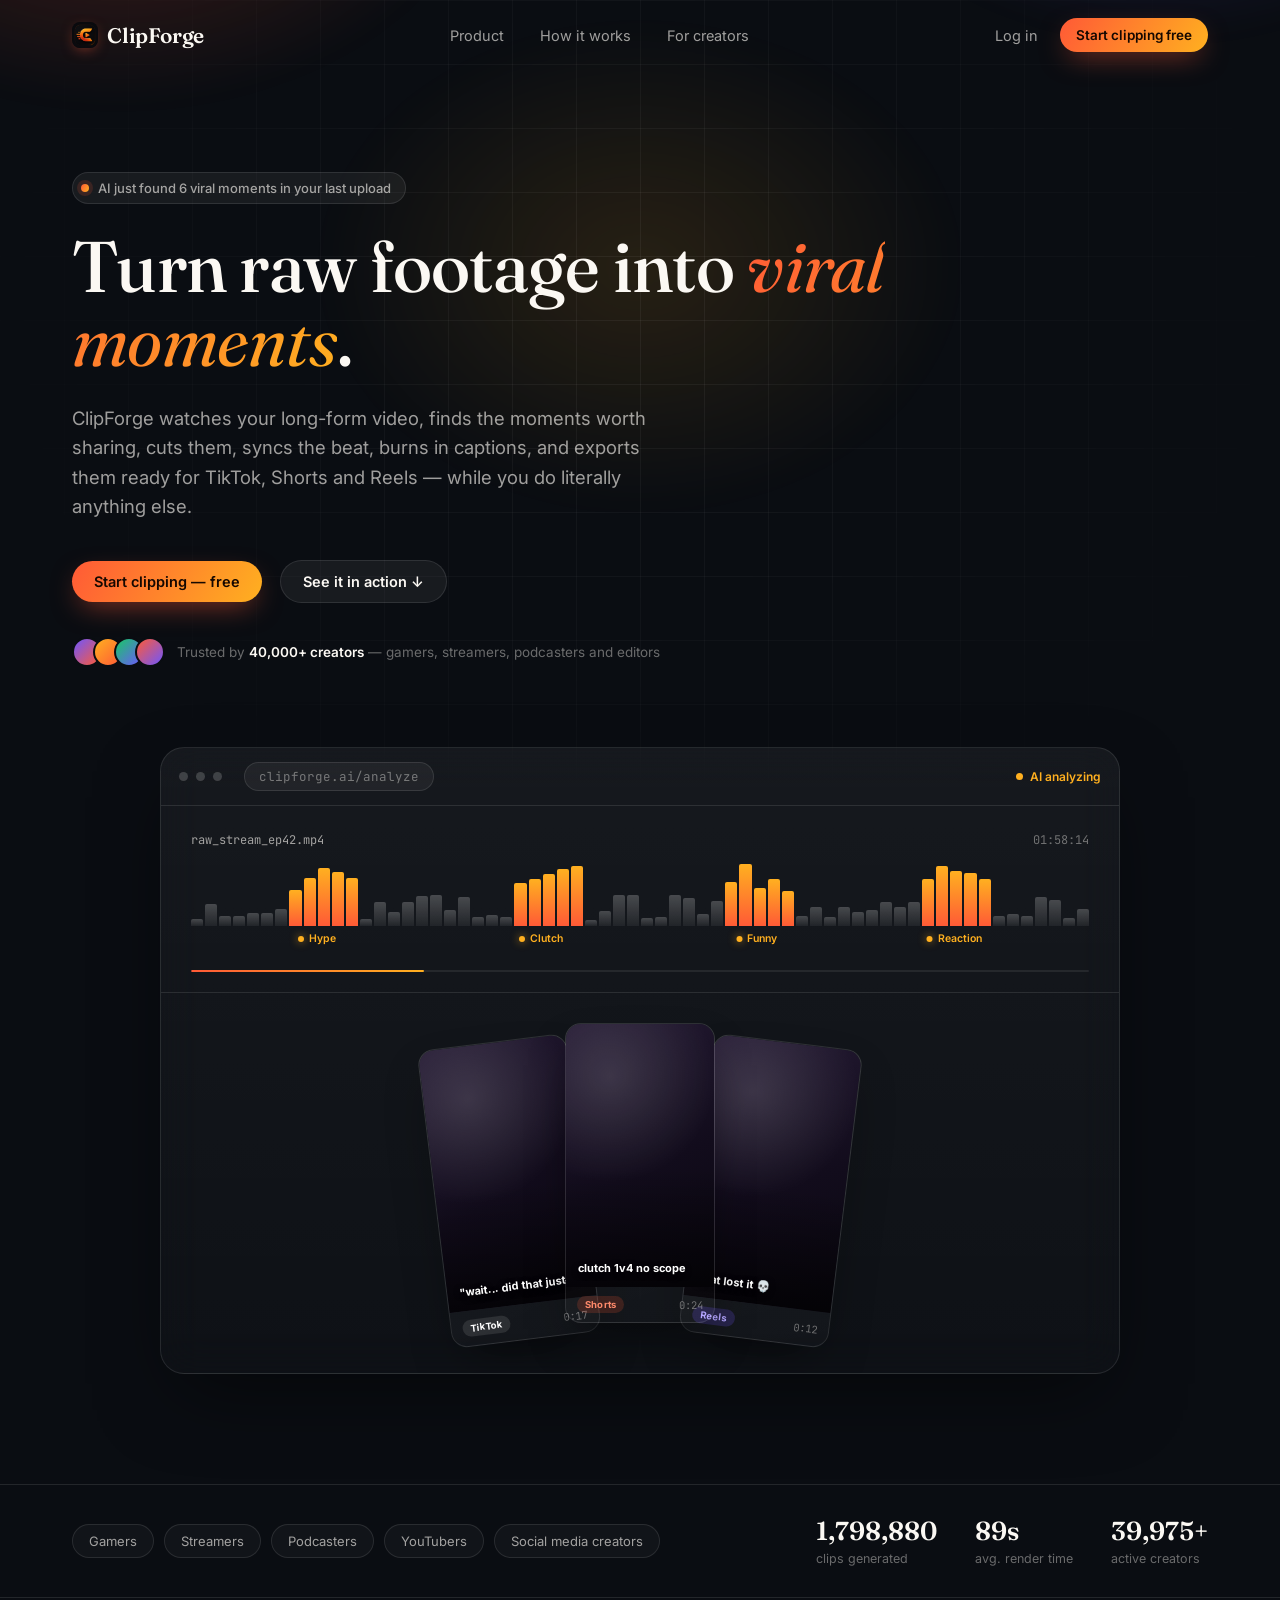
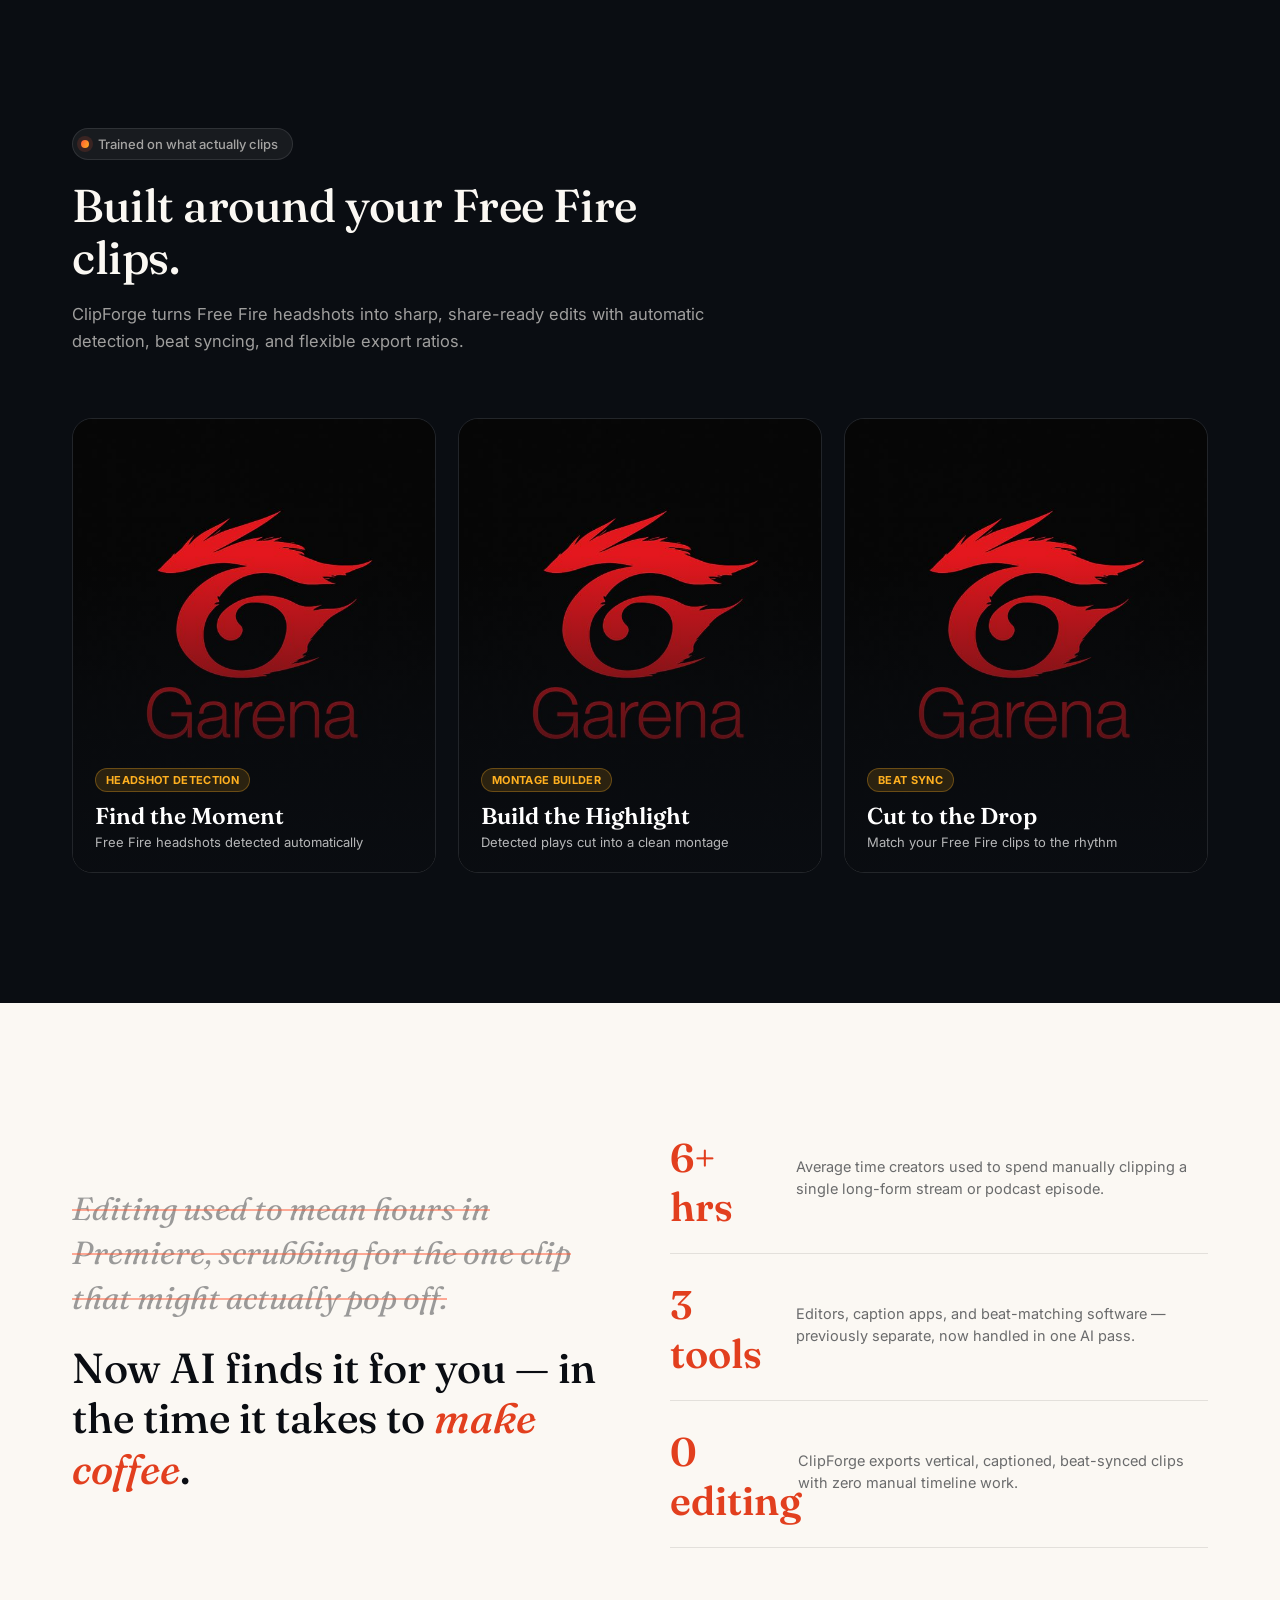
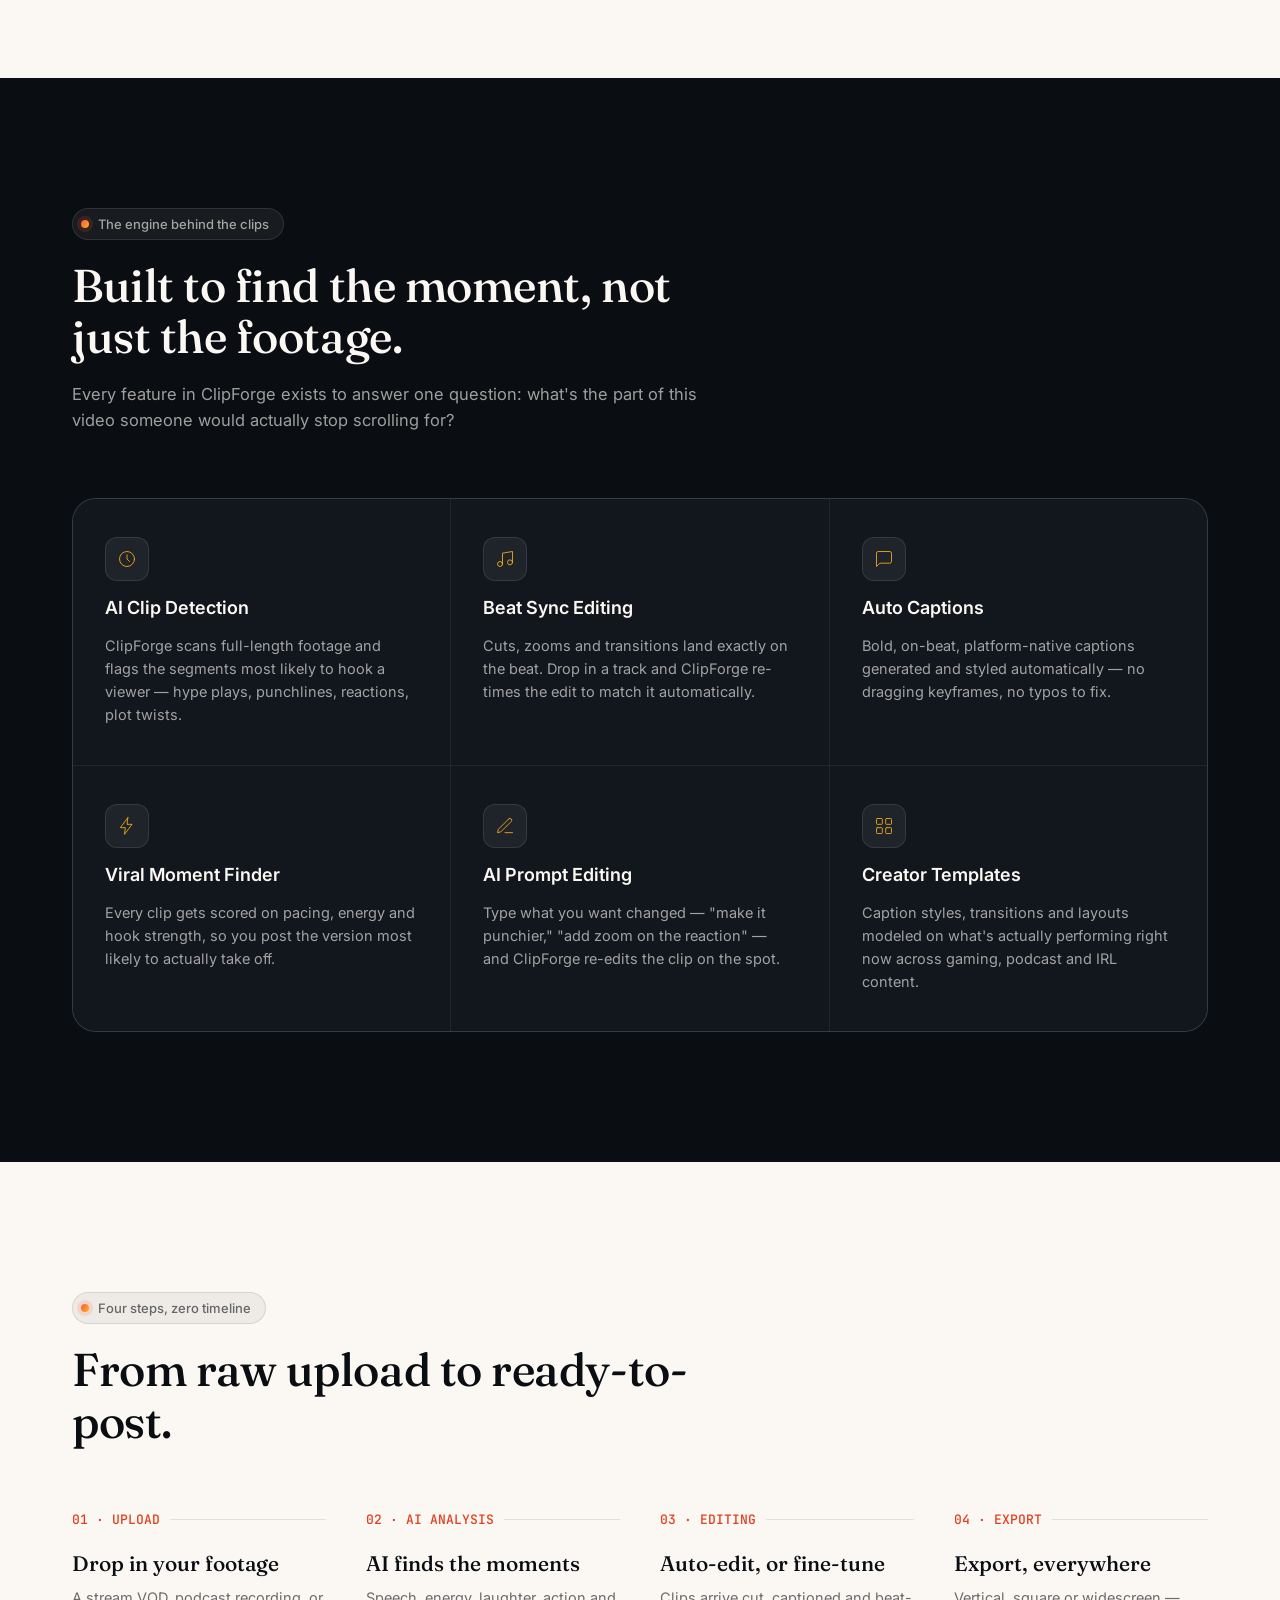
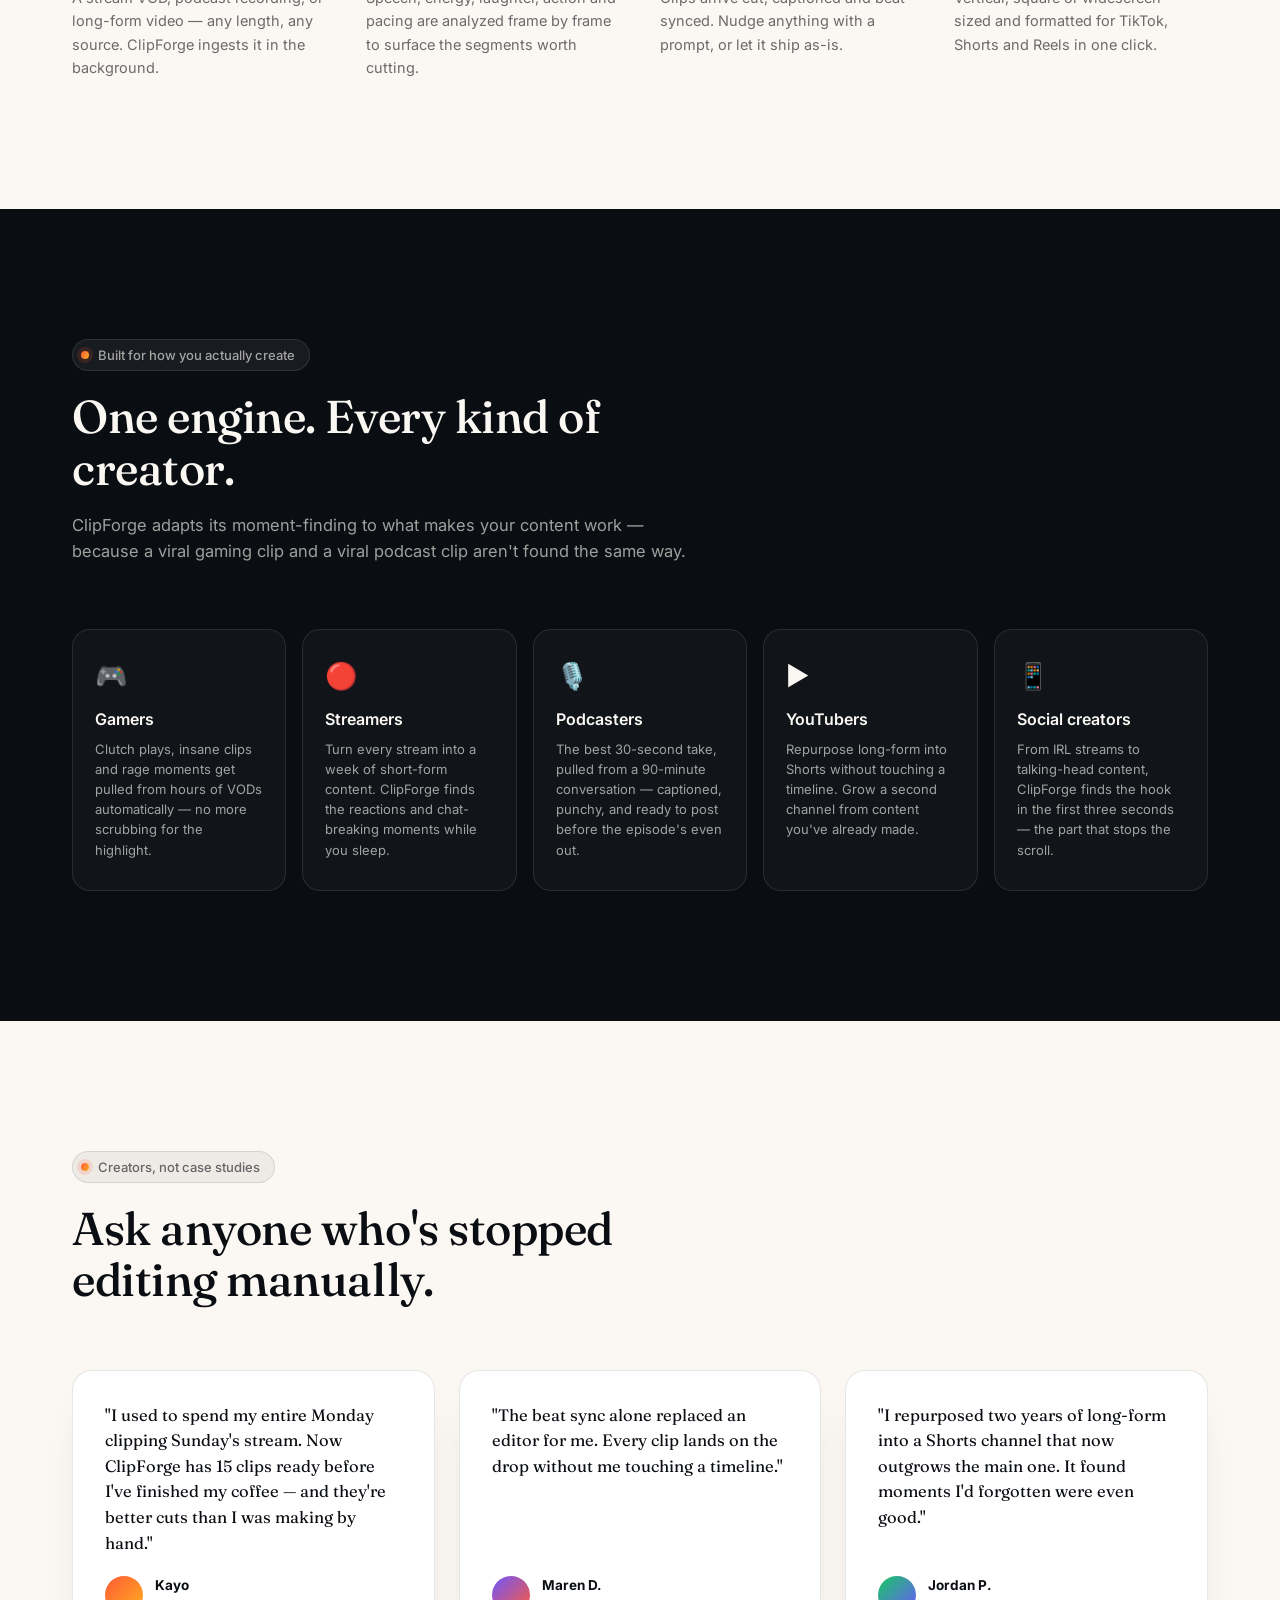
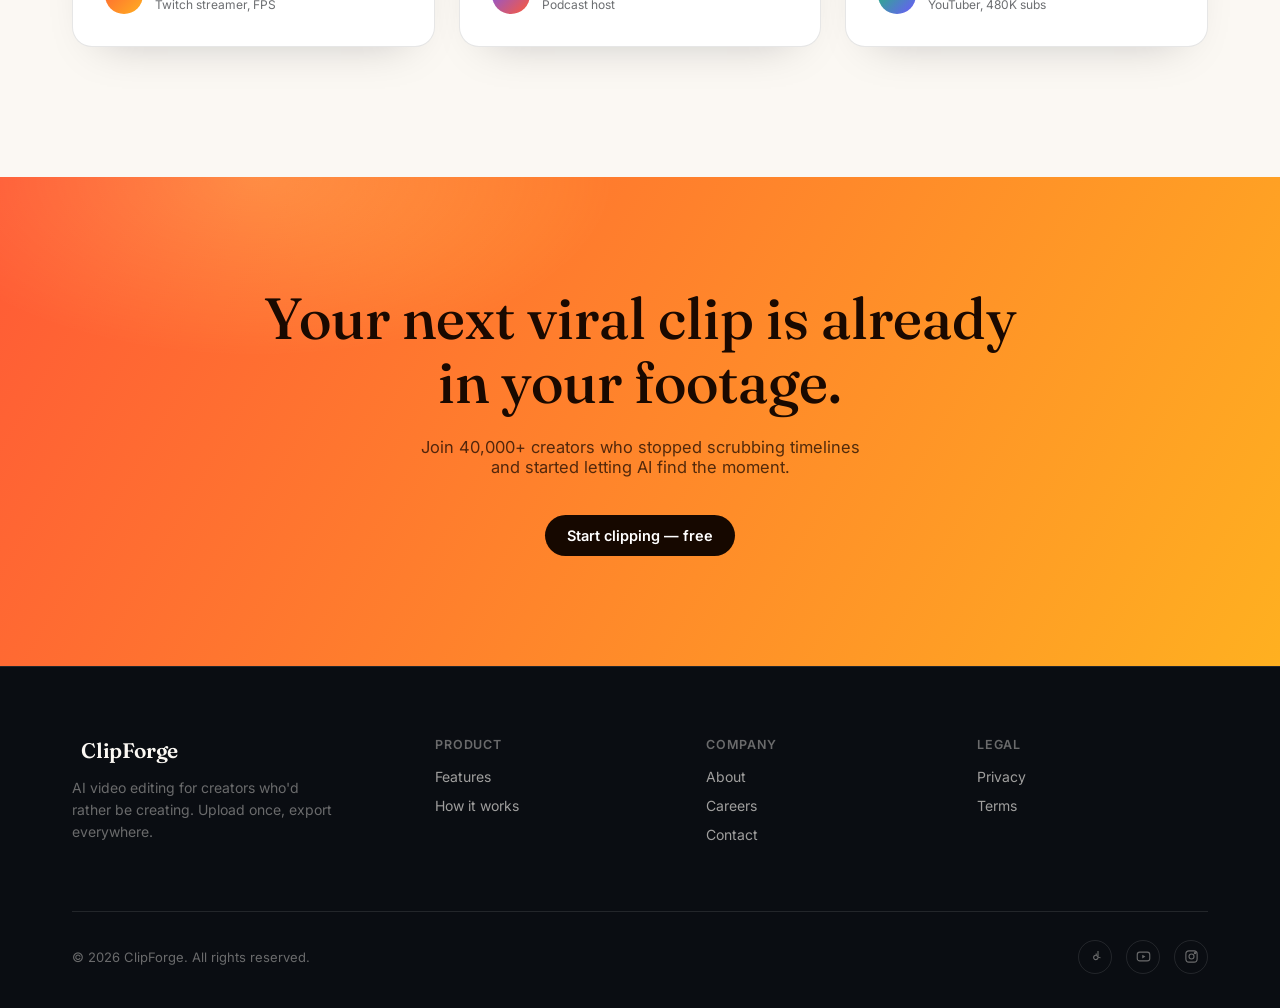
<file: frontend/index.html>
<!DOCTYPE html>
<html lang="en">
<head>
<meta charset="UTF-8">
<meta name="viewport" content="width=device-width, initial-scale=1.0">
<title>ClipForge — Turn raw footage into viral moments with AI</title>
<meta name="description" content="ClipForge uses AI to find your best moments, cut clips, sync them to music, add captions, and export them ready for TikTok, Shorts and Reels — automatically.">
<link rel="preconnect" href="https://fonts.googleapis.com">
<link rel="preconnect" href="https://fonts.gstatic.com" crossorigin>
<link href="https://fonts.googleapis.com/css2?family=Fraunces:opsz,wght@9..144,300;9..144,400;9..144,500;9..144,600;9..144,700&family=Inter:wght@400;500;600;700;800&family=JetBrains+Mono:wght@400;500&display=swap" rel="stylesheet">
<link rel="stylesheet" href="styles.css">
<link rel="icon" type="image/png" href="icon/clipForge.png">
</head>
<body>

<header class="nav" id="nav">
  <div class="wrap nav-inner">
    <a href="#" class="logo">
      <img src="clipForge.png" alt="ClipForge" class="mark-img">
      ClipForge
    </a>
    <nav class="nav-links">
      <a href="#product">Product</a>
      <a href="#how">How it works</a>
      <a href="#creators">For creators</a>
    </nav>
    <div class="nav-cta">
      <a href="dashboard.html" class="login">Log in</a>
      <a href="dashboard.html" class="btn btn-primary btn-sm">Start clipping free</a>
    </div>
  </div>
</header>

<main>
  <!-- ================= HERO ================= -->
  <section class="hero">
    <div class="hero-grid" aria-hidden="true"></div>
    <div class="wrap hero-inner">
      <span class="eyebrow"><span class="dot"></span>AI just found 6 viral moments in your last upload</span>
      <h1 class="display">Turn raw footage into <em>viral moments</em>.</h1>
      <p class="lead">ClipForge watches your long-form video, finds the moments worth sharing, cuts them, syncs the beat, burns in captions, and exports them ready for TikTok, Shorts and Reels — while you do literally anything else.</p>
      <div class="hero-actions">
        <a href="dashboard.html" class="btn btn-primary">Start clipping — free</a>
        <a href="#how" class="btn btn-ghost">See it in action ↓</a>
      </div>
      <div class="hero-trust">
        <div class="avatar-stack"><span></span><span></span><span></span><span></span></div>
        <p>Trusted by <strong>40,000+ creators</strong> — gamers, streamers, podcasters and editors</p>
      </div>

      <!-- Signature visual: timeline -> AI detection -> fanned vertical clips -->
      <div class="hero-visual reveal">
        <div class="device">
          <div class="device-bar">
            <span class="d"></span><span class="d"></span><span class="d"></span>
            <span class="device-url mono">clipforge.ai/analyze</span>
            <span class="device-status"><span class="pulse"></span>AI analyzing</span>
          </div>

          <div class="timeline-block">
            <div class="timeline-meta">
              <span class="mono">raw_stream_ep42.mp4</span>
              <span class="mono dim">01:58:14</span>
            </div>
            <div class="waveform" id="waveform"></div>
            <div class="ai-markers">
              <span class="marker" style="left:14%"><i></i>Hype</span>
              <span class="marker" style="left:39%"><i></i>Clutch</span>
              <span class="marker" style="left:63%"><i></i>Funny</span>
              <span class="marker" style="left:85%"><i></i>Reaction</span>
            </div>
            <div class="scrub-line"></div>
          </div>

          <div class="clip-fan">
            <div class="clip-card c1">
              <div class="clip-preview"><span class="cap">"wait... did that just—"</span></div>
              <div class="clip-tag"><span class="badge tt">TikTok</span><span class="mono">0:17</span></div>
            </div>
            <div class="clip-card c2">
              <div class="clip-preview"><span class="cap">clutch 1v4 no scope</span></div>
              <div class="clip-tag"><span class="badge yt">Shorts</span><span class="mono">0:24</span></div>
            </div>
            <div class="clip-card c3">
              <div class="clip-preview"><span class="cap">chat lost it 💀</span></div>
              <div class="clip-tag"><span class="badge ig">Reels</span><span class="mono">0:12</span></div>
            </div>
          </div>
        </div>
      </div>
    </div>
  </section>

  <!-- ================= PROOF STRIP ================= -->
  <section class="proof">
    <div class="wrap proof-inner">
      <div class="chip-row">
        <span class="chip">Gamers</span>
        <span class="chip">Streamers</span>
        <span class="chip">Podcasters</span>
        <span class="chip">YouTubers</span>
        <span class="chip">Social media creators</span>
      </div>
      <div class="stat-row">
        <div class="stat"><b data-count="1800000" class="mono">0</b><span>clips generated</span></div>
        <div class="stat"><b data-count="90" data-suffix="s" class="mono">0</b><span>avg. render time</span></div>
        <div class="stat"><b data-count="40000" data-suffix="+" class="mono">0</b><span>active creators</span></div>
      </div>
    </div>
  </section>

  <!-- ================= GAME CATEGORY SHOWCASE ================= -->
  <section class="games section-pad">
    <div class="wrap">
      <div class="section-head reveal">
        <span class="eyebrow"><span class="dot"></span>Trained on what actually clips</span>
        <h2 class="display">Built around your Free Fire clips.</h2>
        <p>ClipForge turns Free Fire headshots into sharp, share-ready edits with automatic detection, beat syncing, and flexible export ratios.</p>
      </div>
      <div class="game-grid reveal-stagger">
        <div class="game-card reveal" style="--i:0">
          <img src="ff.jpg" alt="Free Fire gameplay clip">
          <div class="game-overlay">
            <span class="game-tag">Headshot Detection</span>
            <h3>Find the Moment</h3>
            <p>Free Fire headshots detected automatically</p>
          </div>
        </div>
        <div class="game-card reveal" style="--i:1">
          <img src="ff.jpg" alt="Free Fire montage clip">
          <div class="game-overlay">
            <span class="game-tag">Montage Builder</span>
            <h3>Build the Highlight</h3>
            <p>Detected plays cut into a clean montage</p>
          </div>
        </div>
        <div class="game-card reveal" style="--i:2">
          <img src="ff.jpg" alt="Free Fire beat sync clip">
          <div class="game-overlay">
            <span class="game-tag">Beat Sync</span>
            <h3>Cut to the Drop</h3>
            <p>Match your Free Fire clips to the rhythm</p>
          </div>
        </div>
      </div>
    </div>
  </section>

  <!-- ================= PROBLEM ================= -->
  <section class="problem section-pad" id="product">
    <div class="wrap problem-inner">
      <div class="reveal">
        <p class="old">Editing used to mean hours in Premiere, scrubbing for the one clip that might actually pop off.</p>
        <p class="new">Now AI finds it for you — in the time it takes to <em>make coffee</em>.</p>
      </div>
      <div class="problem-stats reveal">
        <div class="p-stat"><b>6+ hrs</b><span>Average time creators used to spend manually clipping a single long-form stream or podcast episode.</span></div>
        <div class="p-stat"><b>3 tools</b><span>Editors, caption apps, and beat-matching software — previously separate, now handled in one AI pass.</span></div>
        <div class="p-stat"><b>0 editing</b><span>ClipForge exports vertical, captioned, beat-synced clips with zero manual timeline work.</span></div>
      </div>
    </div>
  </section>

  <!-- ================= FEATURES ================= -->
  <section class="features section-pad">
    <div class="wrap">
      <div class="section-head reveal">
        <span class="eyebrow"><span class="dot"></span>The engine behind the clips</span>
        <h2 class="display">Built to find the moment, not just the footage.</h2>
        <p>Every feature in ClipForge exists to answer one question: what's the part of this video someone would actually stop scrolling for?</p>
      </div>
      <div class="feat-grid reveal-stagger">
        <div class="feat-card reveal" style="--i:0">
          <span class="feat-icon"><svg viewBox="0 0 24 24" fill="none" stroke-linecap="round" stroke-linejoin="round"><circle cx="12" cy="12" r="9"/><path d="M12 7v5l3 3"/></svg></span>
          <h3>AI Clip Detection</h3>
          <p>ClipForge scans full-length footage and flags the segments most likely to hook a viewer — hype plays, punchlines, reactions, plot twists.</p>
        </div>
        <div class="feat-card reveal" style="--i:1">
          <span class="feat-icon"><svg viewBox="0 0 24 24" fill="none" stroke-linecap="round" stroke-linejoin="round"><path d="M9 18V5l12-2v13M9 18a3 3 0 11-6 0 3 3 0 016 0zM21 16a3 3 0 11-6 0 3 3 0 016 0z"/></svg></span>
          <h3>Beat Sync Editing</h3>
          <p>Cuts, zooms and transitions land exactly on the beat. Drop in a track and ClipForge re-times the edit to match it automatically.</p>
        </div>
        <div class="feat-card reveal" style="--i:2">
          <span class="feat-icon"><svg viewBox="0 0 24 24" fill="none" stroke-linecap="round" stroke-linejoin="round"><path d="M21 15a2 2 0 01-2 2H7l-4 4V5a2 2 0 012-2h14a2 2 0 012 2z"/></svg></span>
          <h3>Auto Captions</h3>
          <p>Bold, on-beat, platform-native captions generated and styled automatically — no dragging keyframes, no typos to fix.</p>
        </div>
        <div class="feat-card reveal" style="--i:3">
          <span class="feat-icon"><svg viewBox="0 0 24 24" fill="none" stroke-linecap="round" stroke-linejoin="round"><path d="M13 2 4 14h6l-1 8 9-12h-6l1-8z"/></svg></span>
          <h3>Viral Moment Finder</h3>
          <p>Every clip gets scored on pacing, energy and hook strength, so you post the version most likely to actually take off.</p>
        </div>
        <div class="feat-card reveal" style="--i:4">
          <span class="feat-icon"><svg viewBox="0 0 24 24" fill="none" stroke-linecap="round" stroke-linejoin="round"><path d="M12 20h9M16.5 3.5a2.1 2.1 0 013 3L7 19l-4 1 1-4 12.5-12.5z"/></svg></span>
          <h3>AI Prompt Editing</h3>
          <p>Type what you want changed — "make it punchier," "add zoom on the reaction" — and ClipForge re-edits the clip on the spot.</p>
        </div>
        <div class="feat-card reveal" style="--i:5">
          <span class="feat-icon"><svg viewBox="0 0 24 24" fill="none" stroke-linecap="round" stroke-linejoin="round"><rect x="3" y="3" width="7" height="7" rx="1"/><rect x="14" y="3" width="7" height="7" rx="1"/><rect x="3" y="14" width="7" height="7" rx="1"/><rect x="14" y="14" width="7" height="7" rx="1"/></svg></span>
          <h3>Creator Templates</h3>
          <p>Caption styles, transitions and layouts modeled on what's actually performing right now across gaming, podcast and IRL content.</p>
        </div>
      </div>
    </div>
  </section>

  <!-- ================= HOW IT WORKS ================= -->
  <section class="how section-pad" id="how">
    <div class="wrap">
      <div class="section-head dark-on-light reveal">
        <span class="eyebrow" style="background:rgba(10,13,18,0.05); border-color:var(--line-dark); color:var(--ink-text-dim);"><span class="dot"></span>Four steps, zero timeline</span>
        <h2 class="display">From raw upload to ready-to-post.</h2>
      </div>
      <div class="how-steps">
        <div class="how-step reveal" style="--i:0">
          <div class="how-num">01 · UPLOAD</div>
          <h3>Drop in your footage</h3>
          <p>A stream VOD, podcast recording, or long-form video — any length, any source. ClipForge ingests it in the background.</p>
        </div>
        <div class="how-step reveal" style="--i:1">
          <div class="how-num">02 · AI ANALYSIS</div>
          <h3>AI finds the moments</h3>
          <p>Speech, energy, laughter, action and pacing are analyzed frame by frame to surface the segments worth cutting.</p>
        </div>
        <div class="how-step reveal" style="--i:2">
          <div class="how-num">03 · EDITING</div>
          <h3>Auto-edit, or fine-tune</h3>
          <p>Clips arrive cut, captioned and beat-synced. Nudge anything with a prompt, or let it ship as-is.</p>
        </div>
        <div class="how-step reveal" style="--i:3">
          <div class="how-num">04 · EXPORT</div>
          <h3>Export, everywhere</h3>
          <p>Vertical, square or widescreen — sized and formatted for TikTok, Shorts and Reels in one click.</p>
        </div>
      </div>
    </div>
  </section>

  <!-- ================= CREATOR USE CASES ================= -->
  <section class="usecases section-pad" id="creators">
    <div class="wrap">
      <div class="section-head reveal">
        <span class="eyebrow"><span class="dot"></span>Built for how you actually create</span>
        <h2 class="display">One engine. Every kind of creator.</h2>
        <p>ClipForge adapts its moment-finding to what makes your content work — because a viral gaming clip and a viral podcast clip aren't found the same way.</p>
      </div>
      <div class="uc-grid">
        <div class="uc-card reveal" style="--i:0">
          <span class="uc-icon">🎮</span>
          <h3>Gamers</h3>
          <p>Clutch plays, insane clips and rage moments get pulled from hours of VODs automatically — no more scrubbing for the highlight.</p>
        </div>
        <div class="uc-card reveal" style="--i:1">
          <span class="uc-icon">🔴</span>
          <h3>Streamers</h3>
          <p>Turn every stream into a week of short-form content. ClipForge finds the reactions and chat-breaking moments while you sleep.</p>
        </div>
        <div class="uc-card reveal" style="--i:2">
          <span class="uc-icon">🎙️</span>
          <h3>Podcasters</h3>
          <p>The best 30-second take, pulled from a 90-minute conversation — captioned, punchy, and ready to post before the episode's even out.</p>
        </div>
        <div class="uc-card reveal" style="--i:3">
          <span class="uc-icon">▶️</span>
          <h3>YouTubers</h3>
          <p>Repurpose long-form into Shorts without touching a timeline. Grow a second channel from content you've already made.</p>
        </div>
        <div class="uc-card reveal" style="--i:4">
          <span class="uc-icon">📱</span>
          <h3>Social creators</h3>
          <p>From IRL streams to talking-head content, ClipForge finds the hook in the first three seconds — the part that stops the scroll.</p>
        </div>
      </div>
    </div>
  </section>

  <!-- ================= TESTIMONIALS ================= -->
  <section class="testi section-pad" id="testimonials">
    <div class="wrap">
      <div class="section-head dark-on-light reveal">
        <span class="eyebrow" style="background:rgba(10,13,18,0.05); border-color:var(--line-dark); color:var(--ink-text-dim);"><span class="dot"></span>Creators, not case studies</span>
        <h2 class="display">Ask anyone who's stopped editing manually.</h2>
      </div>
      <div class="testi-grid">
        <div class="t-card reveal" style="--i:0">
          <p class="quote">"I used to spend my entire Monday clipping Sunday's stream. Now ClipForge has 15 clips ready before I've finished my coffee — and they're better cuts than I was making by hand."</p>
          <div class="t-who">
            <span class="av" style="background:linear-gradient(135deg,#FF5A36,#FFB020);"></span>
            <div><b>Kayo</b><span>Twitch streamer, FPS</span></div>
          </div>
        </div>
        <div class="t-card reveal" style="--i:1">
          <p class="quote">"The beat sync alone replaced an editor for me. Every clip lands on the drop without me touching a timeline."</p>
          <div class="t-who">
            <span class="av" style="background:linear-gradient(135deg,#6E56FF,#FF5A36);"></span>
            <div><b>Maren D.</b><span>Podcast host</span></div>
          </div>
        </div>
        <div class="t-card reveal" style="--i:2">
          <p class="quote">"I repurposed two years of long-form into a Shorts channel that now outgrows the main one. It found moments I'd forgotten were even good."</p>
          <div class="t-who">
            <span class="av" style="background:linear-gradient(135deg,#17C964,#6E56FF);"></span>
            <div><b>Jordan P.</b><span>YouTuber, 480K subs</span></div>
          </div>
        </div>
      </div>
    </div>
  </section>

  <!-- ================= FINAL CTA ================= -->
  <section class="final-cta">
    <div class="wrap">
      <h2 class="reveal">Your next viral clip is already in your footage.</h2>
      <p class="reveal">Join 40,000+ creators who stopped scrubbing timelines and started letting AI find the moment.</p>
      <div class="hero-actions reveal">
        <a href="signup.html" class="btn btn-dark">Start clipping — free</a>
      </div>
    </div>
  </section>
</main>

<footer>
  <div class="wrap">
    <div class="foot-top">
      <div class="foot-brand">
        <a href="#" class="logo">
          <span class="mark"><svg viewBox="0 0 24 24" fill="none"><path d="M13 2 4 14h6l-1 8 9-12h-6l1-8z" fill="#160800"/></svg></span>
          ClipForge
        </a>
        <p>AI video editing for creators who'd rather be creating. Upload once, export everywhere.</p>
      </div>
      <div class="foot-col">
        <h4>Product</h4>
        <a href="#product">Features</a>
        <a href="#how">How it works</a>
      </div>
      <div class="foot-col">
        <h4>Company</h4>
        <a href="#">About</a>
        <a href="#">Careers</a>
        <a href="#">Contact</a>
      </div>
      <div class="foot-col">
        <h4>Legal</h4>
        <a href="#">Privacy</a>
        <a href="#">Terms</a>
      </div>
    </div>
    <div class="foot-bottom">
      <span>© 2026 ClipForge. All rights reserved.</span>
      <div class="foot-social">
        <a href="#" aria-label="TikTok"><svg viewBox="0 0 24 24" fill="none" stroke="currentColor" stroke-width="1.8"><path d="M16 3v10.5a3.5 3.5 0 11-3-3.46V7a7 7 0 007 7"/></svg></a>
        <a href="#" aria-label="YouTube"><svg viewBox="0 0 24 24" fill="none" stroke="currentColor" stroke-width="1.8"><rect x="2" y="5" width="20" height="14" rx="4"/><path d="M10 9l5 3-5 3z" fill="currentColor" stroke="none"/></svg></a>
        <a href="#" aria-label="Instagram"><svg viewBox="0 0 24 24" fill="none" stroke="currentColor" stroke-width="1.8"><rect x="3" y="3" width="18" height="18" rx="5"/><circle cx="12" cy="12" r="4"/><circle cx="17.5" cy="6.5" r="1"/></svg></a>
      </div>
    </div>
  </div>
</footer>

<script src="api_config.js"></script>
<script>
  const existingUser = localStorage.getItem('jahvi_user');
  if (existingUser) {
    window.location.href = 'dashboard.html';
  }
</script>
<script src="script.js"></script>
</body>
</html>
</file>
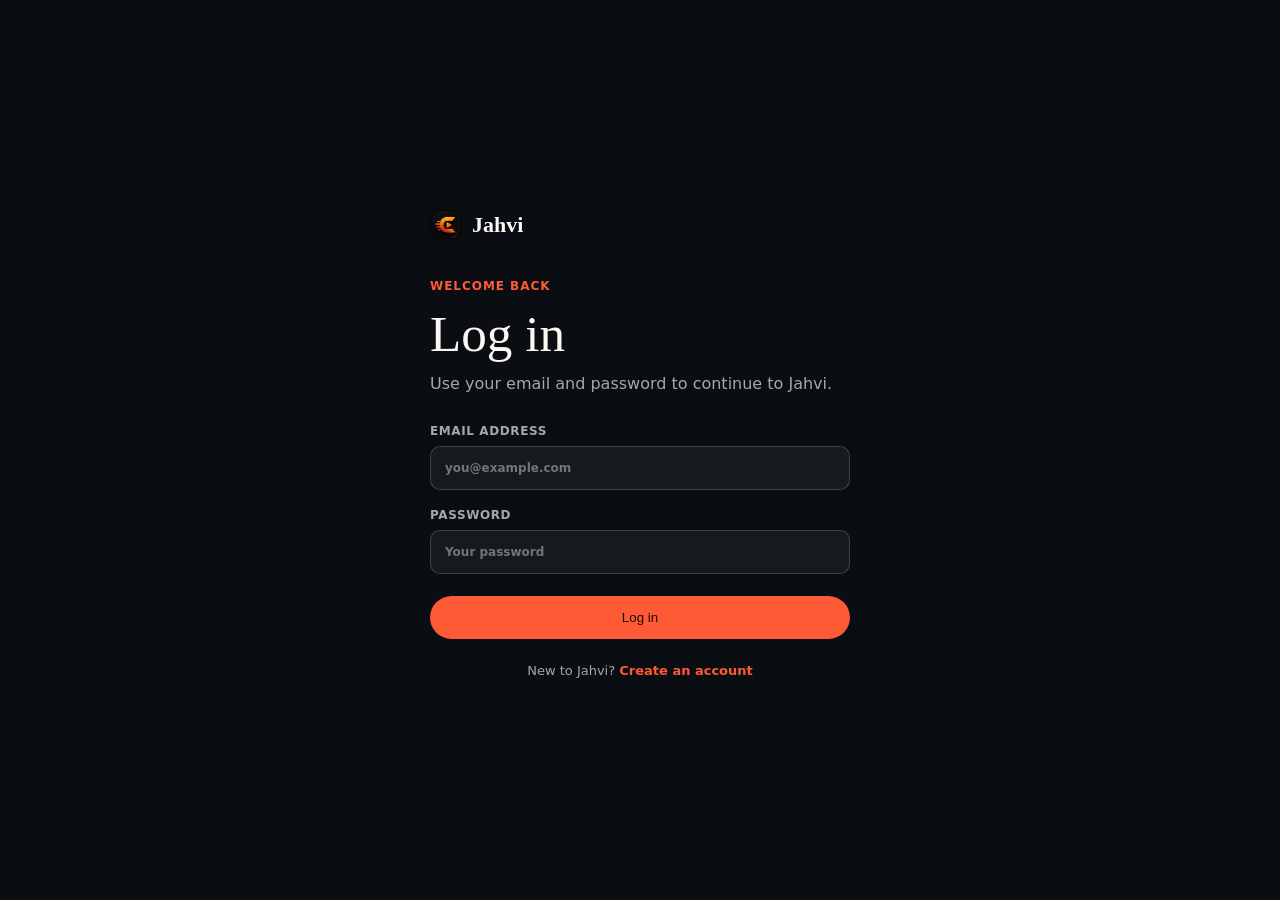
<file: frontend/login.html>
<!DOCTYPE html>
<html lang="en">
<head>
<meta charset="UTF-8" />
<meta name="viewport" content="width=device-width, initial-scale=1.0" />
<title>Jahvi - Log in</title>
<style>
  :root { --ink:#0a0d12; --paper:#fbf8f3; --ember:#ff5a36; --dim:rgba(251,248,243,.66); --danger:#ff6b6b; }
  * { box-sizing:border-box; }
  body { min-height:100vh; margin:0; display:grid; place-items:center; padding:24px; background:var(--ink); color:var(--paper); font-family:Inter,system-ui,sans-serif; }
  main { width:min(100%,420px); }
  .brand { display:flex; align-items:center; gap:10px; margin-bottom:34px; color:var(--paper); font:600 22px Georgia,serif; }
  .brand img { width:32px; height:32px; border-radius:9px; object-fit:cover; }
  .eyebrow { color:var(--ember); font-size:12px; font-weight:700; letter-spacing:.08em; text-transform:uppercase; }
  h1 { margin:10px 0 8px; font:500 clamp(2.2rem,8vw,3.2rem) Georgia,serif; }
  .intro { margin:0 0 28px; color:var(--dim); line-height:1.6; }
  form { display:grid; gap:18px; }
  label { display:grid; gap:8px; color:var(--dim); font-size:12px; font-weight:700; letter-spacing:.05em; text-transform:uppercase; }
  input { width:100%; padding:14px; border:1px solid rgba(251,248,243,.18); border-radius:10px; background:rgba(255,255,255,.05); color:var(--paper); font:inherit; }
  input:focus { outline:2px solid rgba(255,90,54,.45); border-color:var(--ember); }
  button { margin-top:4px; padding:14px; border:0; border-radius:999px; background:var(--ember); color:#160800; cursor:pointer; font:700 15px inherit; }
  button:disabled { cursor:not-allowed; opacity:.6; }
  .error { display:none; margin:0; padding:11px 12px; border:1px solid rgba(255,107,107,.35); border-radius:9px; background:rgba(255,107,107,.08); color:var(--danger); font-size:13px; }
  .error.visible { display:block; }
  .footer { margin-top:24px; color:var(--dim); font-size:13px; text-align:center; }
  a { color:var(--ember); font-weight:700; text-decoration:none; }
  a:hover { text-decoration:underline; }
</style>
</head>
<body>
<main>
  <a class="brand" href="index.html"><img src="clipForge.png" alt="ClipForge logo" />Jahvi</a>
  <span class="eyebrow">Welcome back</span>
  <h1>Log in</h1>
  <p class="intro">Use your email and password to continue to Jahvi.</p>
  <form id="login-form" novalidate>
    <label for="email">Email address
      <input id="email" name="email" type="email" placeholder="you@example.com" autocomplete="email" required />
    </label>
    <label for="password">Password
      <input id="password" name="password" type="password" placeholder="Your password" autocomplete="current-password" required />
    </label>
    <p id="form-error" class="error" role="alert" aria-live="polite"></p>
    <button id="submit-button" type="submit">Log in</button>
  </form>
  <p class="footer">New to Jahvi? <a href="signup.html">Create an account</a></p>
</main>
<script src="api_config.js"></script>
<script>

const form = document.getElementById("login-form");
const emailInput = document.getElementById("email");
const passwordInput = document.getElementById("password");
const errorBox = document.getElementById("form-error");
const submitButton = document.getElementById("submit-button");
const apiBaseUrl = window.JAHVI_API_BASE_URL;

function showError(message) {
  errorBox.textContent = message;
  errorBox.classList.add("visible");
}

form.addEventListener("submit", async (event) => {
  event.preventDefault();
  errorBox.classList.remove("visible");
  const email = emailInput.value.trim();
  const password = passwordInput.value;
  if (!/^[^\s@]+@[^\s@]+\.[^\s@]+$/.test(email)) {
    showError("Enter a valid email address.");
    return;
  }
  if (!password) {
    showError("Enter your password.");
    return;
  }

  submitButton.disabled = true;
  submitButton.textContent = "Logging in...";
  try {
    const result = await fetch(`${apiBaseUrl}/auth/login`, {
      method: "POST",
      headers: { "Content-Type": "application/json" },
      credentials: "include",
      body: JSON.stringify({ email, password }),
    });
    const data = await result.json().catch(() => null);
    if (!result.ok) {
      const detail = data && data.detail;
      showError(typeof detail === "string" ? detail : "Email or password is incorrect.");
      return;
    }
    localStorage.setItem("jahvi_user", JSON.stringify(data.user));
    window.location.href = "dashboard.html";
  } catch (error) {
    showError(`Could not reach the signup server at ${apiBaseUrl}. Make sure port 8000 is public and the backend is running.`);
  } finally {
    submitButton.disabled = false;
    submitButton.textContent = "Log in";
  }
});
</script>
</body>
</html>
</file>
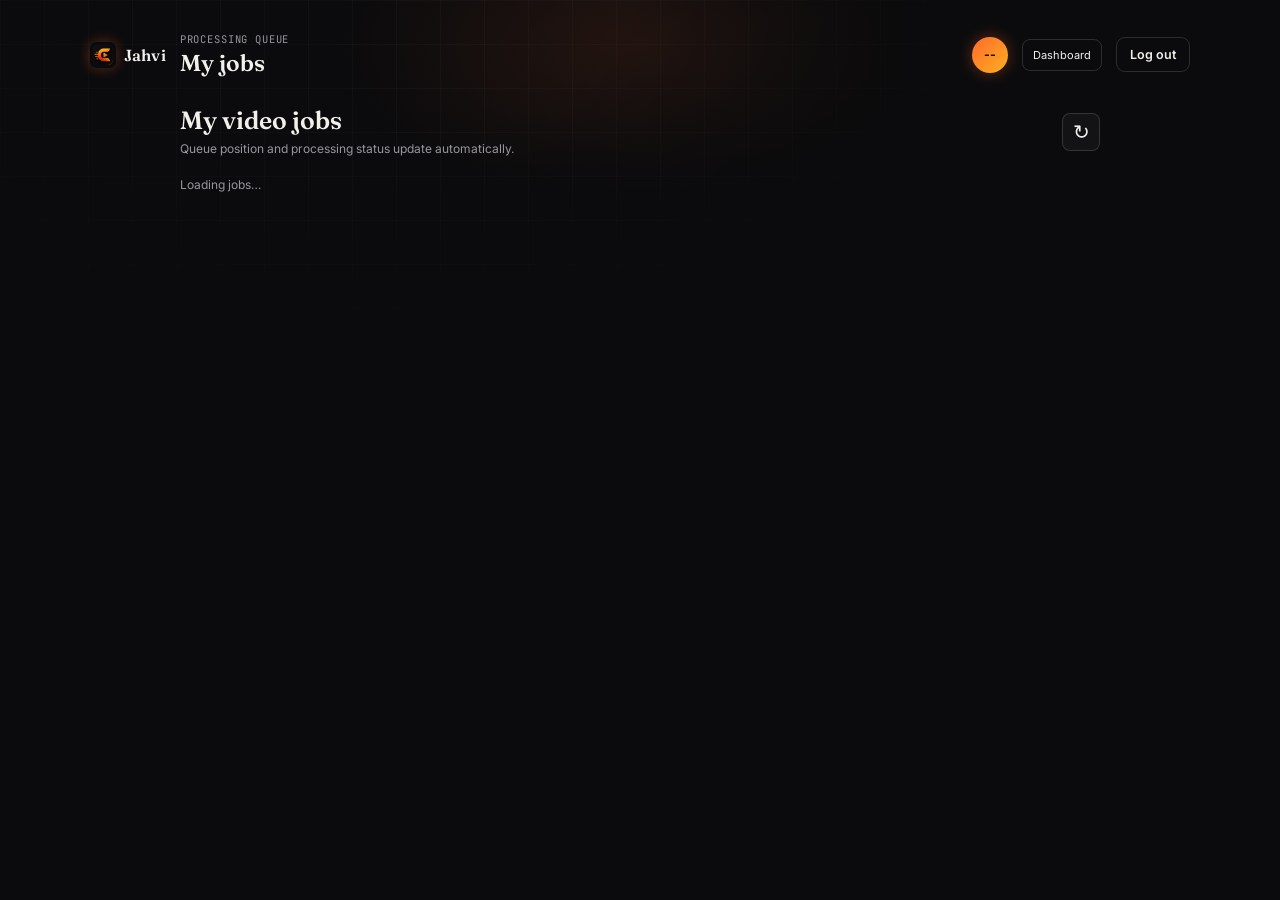
<file: frontend/my_videos.html>
<!DOCTYPE html>
<html lang="en">
<head>
<meta charset="UTF-8">
<meta name="viewport" content="width=device-width, initial-scale=1.0">
<title>Jahvi — My Jobs</title>
<link rel="preconnect" href="https://fonts.googleapis.com">
<link href="https://fonts.googleapis.com/css2?family=Fraunces:ital,wght@0,600;0,700;1,600&family=Inter:wght@400;500;600;700&family=JetBrains+Mono:wght@400;500&display=swap" rel="stylesheet">
<link rel="stylesheet" href="dashboard.css">
</head>
<body>
<div class="bg-grid"></div>
<div class="app-shell">
  <main class="main">
    <header class="topbar">
      <a class="topbar-logo jobs-brand" href="dashboard.html">
        <img src="clipForge.png" alt="" class="logo-img">
        <span class="topbar-logo-text">Jahvi</span>
      </a>
      <div class="greeting">
        <div class="greeting-eyebrow">Processing queue</div>
        <div class="greeting-name" id="userName">My jobs</div>
      </div>
      <div class="avatar" id="userAvatar" aria-label="Your account">--</div>
      <a class="jobs-nav" href="dashboard.html">Dashboard</a>
      <button type="button" class="logout topbar-logout">Log out</button>
    </header>

    <section class="jobs-page" aria-labelledby="jobsTitle">
      <div class="jobs-page-heading">
        <div>
          <h1 id="jobsTitle">My video jobs</h1>
          <p>Queue position and processing status update automatically.</p>
        </div>
        <button type="button" class="jobs-refresh" id="refreshJobsBtn" aria-label="Refresh jobs" title="Refresh jobs">↻</button>
      </div>
      <p id="jobsStatus" class="jobs-status" role="status" aria-live="polite">Loading jobs…</p>
      <div class="jobs-list" id="jobsList"></div>
    </section>
  </main>
</div>
<script src="api_config.js"></script>
<script src="auth_ui.js"></script>
<script src="my_videos.js"></script>
</body>
</html>
</file>
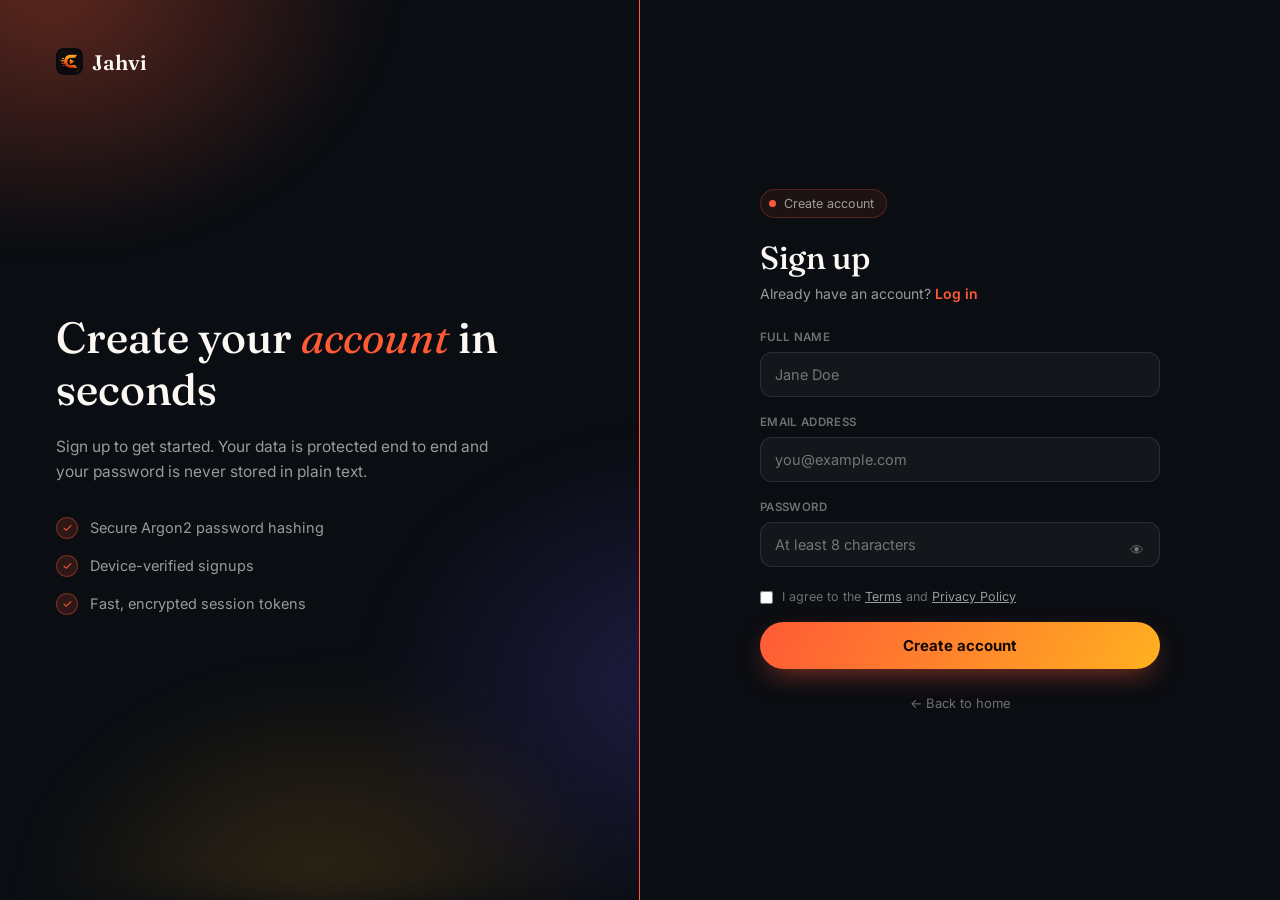
<file: frontend/signup.html>
<!DOCTYPE html>
<html lang="en">
<head>
<meta charset="UTF-8" />
<meta name="viewport" content="width=device-width, initial-scale=1.0" />
<title>Jahvi — Create your account</title>
<link rel="preconnect" href="https://fonts.googleapis.com" />
<link href="https://fonts.googleapis.com/css2?family=Fraunces:ital,wght@0,400;0,500;0,600;1,400&family=Inter:wght@400;500;600;700&display=swap" rel="stylesheet" />
<link rel="stylesheet" href="signup.css" />
</head>
<body>

<div class="signup-page">

  <!-- LEFT: BRAND PANEL -->
  <section class="brand-panel">
    <a href="/" class="brand-logo">
      <img src="clipForge.png" alt="Jahvi logo" class="brand-logo-image" />
      <span>Jahvi</span>
    </a>

    <div class="brand-panel-content">
      <h1 class="brand-headline">Create your <em>account</em> in seconds</h1>
      <p class="brand-subtext">
        Sign up to get started. Your data is protected end to end and your
        password is never stored in plain text.
      </p>

      <ul class="brand-feature-list">
        <li class="brand-feature-item">
          <span class="brand-feature-icon">✓</span>
          Secure Argon2 password hashing
        </li>
        <li class="brand-feature-item">
          <span class="brand-feature-icon">✓</span>
          Device-verified signups
        </li>
        <li class="brand-feature-item">
          <span class="brand-feature-icon">✓</span>
          Fast, encrypted session tokens
        </li>
      </ul>
    </div>

    <div class="brand-game-badges"></div>
  </section>

  <!-- RIGHT: FORM PANEL -->
  <section class="form-panel">
    <div class="form-panel-content">

      <div class="form-eyebrow">
        <span class="form-eyebrow-dot"></span>
        Create account
      </div>

      <h2 class="form-heading">Sign up</h2>
      <p class="form-subtext">Already have an account? <a href="login.html" class="login-redirect-link">Log in</a></p>

      <form id="signup-form" novalidate>

        <div class="form-group">
          <label class="form-label" for="full_name">Full name</label>
          <input class="form-input" type="text" id="full_name" name="full_name" placeholder="Jane Doe" required minlength="2" maxlength="120" autocomplete="name" />
        </div>

        <div class="form-group">
          <label class="form-label" for="email">Email address</label>
          <input class="form-input" type="email" id="email" name="email" placeholder="you@example.com" required autocomplete="email" />
        </div>

        <div class="form-group form-group-password">
          <label class="form-label" for="password">Password</label>
          <input class="form-input" type="password" id="password" name="password" placeholder="At least 8 characters" required minlength="8" autocomplete="new-password" />
          <button type="button" class="toggle-password-btn" id="toggle-password" aria-label="Show password">👁</button>
        </div>

        <label class="terms-agreement">
          <input type="checkbox" class="terms-checkbox" id="terms" required />
          <span class="terms-text">I agree to the <a href="/terms">Terms</a> and <a href="/privacy">Privacy Policy</a></span>
        </label>

        <div id="form-error" class="form-error" role="alert" aria-live="polite"></div>

        <button type="submit" class="submit-button" id="submit-btn">Create account</button>
      </form>

      <a href="/" class="back-home-link">← Back to home</a>
    </div>
  </section>

</div>

<script src="api_config.js"></script>
<script src="signup.js"></script>
</body>
</html>
</file>
<file: frontend/styles.css>
:root{
  --ink:#0A0D12;
  --ink-soft:#12161D;
  --paper:#FBF8F3;
  --ember:#FF5A36;
  --ember-deep:#E23F1E;
  --gold:#FFB020;
  --violet:#6E56FF;
  --line:rgba(255,255,255,0.10);
  --line-dark:rgba(10,13,18,0.10);
  --text-dim:rgba(251,248,243,0.62);
  --text-dimmer:rgba(251,248,243,0.4);
  --ink-text-dim:rgba(10,13,18,0.60);
  --grad-ember: linear-gradient(120deg,var(--ember) 0%,var(--gold) 100%);
  --grad-violet: linear-gradient(135deg,var(--violet) 0%,var(--ember) 100%);
  --shadow-lg: 0 30px 80px -20px rgba(0,0,0,0.55);
  --ease: cubic-bezier(.22,1,.36,1);
}

*{margin:0;padding:0;box-sizing:border-box;}
html{scroll-behavior:smooth;}
body{background:var(--ink); color:var(--paper); font-family:'Inter',sans-serif; -webkit-font-smoothing:antialiased; overflow-x:hidden;}
::selection{background:var(--ember); color:#fff;}
img,svg{display:block; max-width:100%;}
a{color:inherit; text-decoration:none;}
button{font-family:inherit; cursor:pointer; border:none; background:none; color:inherit;}
.display{font-family:'Fraunces',serif; font-optical-sizing:auto; letter-spacing:-0.01em;}
.mono{font-family:'JetBrains Mono',monospace;}
.wrap{max-width:1200px; margin:0 auto; padding:0 32px;}
:focus-visible{outline:2px solid var(--gold); outline-offset:3px; border-radius:4px;}

@media (prefers-reduced-motion: reduce){
  *{animation-duration:.001ms !important; animation-iteration-count:1 !important; transition-duration:.001ms !important; scroll-behavior:auto !important;}
}

.reveal{opacity:0; transform:translateY(28px); transition:opacity .8s var(--ease), transform .8s var(--ease);}
.reveal.in{opacity:1; transform:translateY(0);}
.reveal-stagger > *{transition-delay:calc(var(--i,0) * 90ms);}

/* ================= NAV ================= */
header.nav{position:fixed; top:0; left:0; right:0; z-index:100; padding:18px 0; transition:padding .4s var(--ease), background .4s var(--ease), border-color .4s var(--ease);}
header.nav.scrolled{padding:12px 0; background:rgba(10,13,18,0.72); backdrop-filter:blur(18px) saturate(140%); -webkit-backdrop-filter:blur(18px) saturate(140%); border-bottom:1px solid var(--line);}
.nav-inner{display:flex; align-items:center; justify-content:space-between;}
.logo{display:flex; align-items:center; gap:9px; font-family:'Fraunces',serif; font-weight:600; font-size:21px; letter-spacing:-0.01em;}
.logo .mark-img{width:26px;height:26px;border-radius:8px;object-fit:cover; box-shadow:0 4px 14px -4px rgba(255,90,54,0.55);}
.nav-links{display:flex; align-items:center; gap:36px;}
.nav-links a{font-size:14.5px; color:var(--text-dim); transition:color .25s;}
.nav-links a:hover{color:var(--paper);}
.nav-cta{display:flex; align-items:center; gap:22px;}
.nav-cta .login{font-size:14.5px; color:var(--text-dim); transition:color .25s;}
.nav-cta .login:hover{color:var(--paper);}

.btn{display:inline-flex; align-items:center; justify-content:center; gap:8px; padding:12px 22px; border-radius:100px; font-size:14.5px; font-weight:600; transition:transform .35s var(--ease), box-shadow .35s var(--ease), background .3s; white-space:nowrap;}
.btn-primary{background:var(--grad-ember); color:#160800; box-shadow:0 10px 28px -8px rgba(255,90,54,0.55);}
.btn-primary:hover{transform:translateY(-2px); box-shadow:0 18px 40px -8px rgba(255,90,54,0.75);}
.btn-ghost{background:rgba(255,255,255,0.06); color:var(--paper); border:1px solid var(--line);}
.btn-ghost:hover{background:rgba(255,255,255,0.1); transform:translateY(-2px);}
.btn-dark{background:var(--ink); color:var(--paper);}
.btn-dark:hover{transform:translateY(-2px); box-shadow:0 14px 30px -10px rgba(0,0,0,0.4);}
.btn-sm{padding:9px 16px; font-size:13.5px;}

/* ================= HERO ================= */
.hero{position:relative; padding:172px 0 110px; overflow:hidden;}
.hero::before{
  content:''; position:absolute; inset:-20% -10% auto -10%; height:940px;
  background:
    radial-gradient(620px 440px at 16% 15%, rgba(255,90,54,0.24), transparent 60%),
    radial-gradient(580px 440px at 84% 8%, rgba(110,86,255,0.24), transparent 60%),
    radial-gradient(500px 380px at 50% 60%, rgba(255,176,32,0.12), transparent 65%);
  filter:blur(10px); pointer-events:none;
}
.hero-grid{
  position:absolute; inset:0;
  background-image:linear-gradient(var(--line) 1px, transparent 1px), linear-gradient(90deg, var(--line) 1px, transparent 1px);
  background-size:64px 64px;
  -webkit-mask-image:radial-gradient(ellipse 70% 60% at 50% 20%, black 10%, transparent 75%);
  mask-image:radial-gradient(ellipse 70% 60% at 50% 20%, black 10%, transparent 75%);
  opacity:0.5; pointer-events:none;
}
.hero-inner{position:relative; z-index:2;}
.eyebrow{display:inline-flex; align-items:center; gap:9px; padding:7px 14px 7px 8px; border-radius:100px; background:rgba(255,255,255,0.06); border:1px solid var(--line); font-size:13px; color:var(--text-dim); font-weight:500; margin-bottom:26px;}
.eyebrow .dot{width:8px;height:8px;border-radius:50%; background:var(--grad-ember); box-shadow:0 0 0 4px rgba(255,90,54,0.15); animation:pulseDot 2s ease-in-out infinite;}
@keyframes pulseDot{0%,100%{opacity:1;} 50%{opacity:.45;}}
.hero h1{font-size:clamp(38px,5.6vw,78px); line-height:1.03; font-weight:500; max-width:940px; color:var(--paper);}
.hero h1 em{font-style:italic; font-weight:400; background:var(--grad-ember); -webkit-background-clip:text; background-clip:text; color:transparent;}
.hero p.lead{margin-top:26px; max-width:600px; font-size:18.5px; line-height:1.6; color:var(--text-dim);}
.hero-actions{display:flex; align-items:center; gap:18px; margin-top:38px; flex-wrap:wrap;}
.hero-trust{margin-top:34px; display:flex; align-items:center; gap:12px;}
.avatar-stack{display:flex;}
.avatar-stack span{width:30px;height:30px;border-radius:50%; border:2px solid var(--ink); margin-left:-9px; background:var(--grad-violet);}
.avatar-stack span:first-child{margin-left:0;}
.avatar-stack span:nth-child(2){background:linear-gradient(135deg,#FFB020,#FF5A36);}
.avatar-stack span:nth-child(3){background:linear-gradient(135deg,#17C964,#6E56FF);}
.avatar-stack span:nth-child(4){background:linear-gradient(135deg,#FF5A36,#6E56FF);}
.hero-trust p{font-size:13.5px; color:var(--text-dimmer);}
.hero-trust strong{color:var(--paper); font-weight:600;}

/* ---- hero visual: timeline -> AI detection -> clip fan ---- */
.hero-visual{margin-top:80px; position:relative; z-index:2;}
.device{
  max-width:960px; margin:0 auto; border-radius:24px; border:1px solid var(--line);
  background:linear-gradient(180deg, rgba(255,255,255,0.05), rgba(255,255,255,0.02));
  backdrop-filter:blur(20px); box-shadow:var(--shadow-lg); overflow:hidden;
}
.device-bar{display:flex; align-items:center; gap:8px; padding:14px 18px; border-bottom:1px solid var(--line);}
.device-bar .d{width:9px;height:9px;border-radius:50%; background:rgba(255,255,255,0.18);}
.device-url{margin-left:14px; font-size:12.5px; color:var(--text-dimmer); background:rgba(255,255,255,0.05); border:1px solid var(--line); padding:5px 14px; border-radius:100px;}
.device-status{margin-left:auto; display:flex; align-items:center; gap:7px; font-size:12px; color:var(--gold); font-weight:600;}
.pulse{width:7px;height:7px;border-radius:50%; background:var(--gold); box-shadow:0 0 0 0 rgba(255,176,32,0.6); animation:pulseRing 1.6s ease-out infinite;}
@keyframes pulseRing{0%{box-shadow:0 0 0 0 rgba(255,176,32,0.55);} 70%{box-shadow:0 0 0 8px rgba(255,176,32,0);} 100%{box-shadow:0 0 0 0 rgba(255,176,32,0);}}

.timeline-block{padding:26px 30px 20px; border-bottom:1px solid var(--line);}
.timeline-meta{display:flex; justify-content:space-between; font-size:12px; color:var(--text-dim); margin-bottom:14px;}
.timeline-meta .dim{color:var(--text-dimmer);}
.waveform{height:64px; display:flex; align-items:flex-end; gap:2px; position:relative;}
.waveform span{flex:1; background:linear-gradient(180deg, rgba(255,255,255,0.22), rgba(255,255,255,0.06)); border-radius:2px 2px 0 0;}
.waveform span.peak{background:linear-gradient(180deg, var(--gold), var(--ember));}
.ai-markers{position:relative; height:26px; margin-top:6px;}
.marker{position:absolute; top:0; transform:translateX(-50%); display:flex; align-items:center; gap:5px; font-size:10.5px; color:var(--gold); font-weight:600; white-space:nowrap;}
.marker i{width:6px;height:6px;border-radius:50%; background:var(--gold); display:block; box-shadow:0 0 8px rgba(255,176,32,0.7);}
.scrub-line{position:relative; height:2px; background:rgba(255,255,255,0.08); margin-top:12px; border-radius:2px; overflow:hidden;}
.scrub-line::after{content:''; position:absolute; top:0; bottom:0; width:26%; background:var(--grad-ember); border-radius:2px; animation:scrub 5s linear infinite;}
@keyframes scrub{0%{left:-26%;} 100%{left:100%;}}

.clip-fan{display:flex; justify-content:center; align-items:flex-end; gap:0; padding:38px 20px 42px; position:relative;}
.clip-card{
  width:150px; border-radius:16px; border:1px solid var(--line); overflow:hidden;
  background:linear-gradient(160deg, rgba(255,255,255,0.06), rgba(255,255,255,0.02));
  box-shadow:0 24px 50px -18px rgba(0,0,0,0.6);
  transition:transform .5s var(--ease), box-shadow .5s var(--ease);
}
.clip-card.c1{transform:rotate(-7deg) translateY(10px); margin-right:-18px; z-index:1;}
.clip-card.c2{transform:rotate(0deg) translateY(-8px); z-index:3;}
.clip-card.c3{transform:rotate(7deg) translateY(10px); margin-left:-18px; z-index:1;}
.clip-card:hover{transform:translateY(-14px) scale(1.04); z-index:5; box-shadow:0 32px 70px -18px rgba(255,90,54,0.35);}
.clip-preview{
  aspect-ratio:9/16; position:relative; overflow:hidden;
  background:
    radial-gradient(circle at 30% 20%, rgba(255,255,255,0.14), transparent 45%),
    linear-gradient(155deg,#241a33,#120c1c 55%, #0a0710);
  display:flex; align-items:flex-end; padding:12px;
}
.clip-preview::before{
  content:''; position:absolute; inset:0;
  background:linear-gradient(180deg, transparent 55%, rgba(0,0,0,0.65));
}
.clip-preview .cap{position:relative; z-index:2; font-size:11px; font-weight:700; color:#fff; line-height:1.3; text-shadow:0 2px 6px rgba(0,0,0,0.6);}
.clip-tag{display:flex; align-items:center; justify-content:space-between; padding:9px 11px; font-size:10.5px; color:var(--text-dimmer);}
.badge{font-size:9.5px; font-weight:700; padding:3px 8px; border-radius:100px; letter-spacing:.02em;}
.badge.tt{background:rgba(255,255,255,0.1); color:#fff;}
.badge.yt{background:rgba(255,90,54,0.18); color:#FF8A6B;}
.badge.ig{background:rgba(110,86,255,0.2); color:#B3A5FF;}

/* ================= PROOF STRIP ================= */
.proof{border-top:1px solid var(--line); border-bottom:1px solid var(--line); padding:30px 0;}
.proof-inner{display:flex; align-items:center; justify-content:space-between; gap:24px; flex-wrap:wrap;}
.chip-row{display:flex; gap:10px; flex-wrap:wrap;}
.chip{font-size:13px; color:var(--text-dim); border:1px solid var(--line); padding:8px 16px; border-radius:100px; background:rgba(255,255,255,0.03);}
.stat-row{display:flex; gap:38px;}
.stat b{display:block; font-family:'Fraunces',serif; font-size:26px; font-weight:600; color:var(--paper);}
.stat span{font-size:12.5px; color:var(--text-dimmer);}

/* ================= SECTION SHARED ================= */
section{position:relative;}
.section-pad{padding:130px 0;}
.section-head{max-width:640px; margin-bottom:64px;}
.section-head .eyebrow{margin-bottom:20px;}
.section-head h2{font-size:clamp(30px,4vw,46px); font-weight:500; line-height:1.12; color:var(--paper);}
.section-head p{margin-top:18px; font-size:16.5px; line-height:1.6; color:var(--text-dim);}
.dark-on-light h2, .dark-on-light p, .dark-on-light{color:var(--ink);}

/* ---------- GAME SHOWCASE ---------- */
.games{background:var(--ink);}
.game-grid{display:grid; grid-template-columns:repeat(3,1fr); gap:22px;}
.game-card{position:relative; border-radius:20px; overflow:hidden; aspect-ratio:4/5; border:1px solid var(--line); transition:transform .5s var(--ease), box-shadow .5s var(--ease);}
.game-card:hover{transform:translateY(-8px); box-shadow:0 30px 60px -20px rgba(255,90,54,0.3);}
.game-card img{width:100%; height:100%; object-fit:cover; transition:transform .6s var(--ease);}
.game-card:hover img{transform:scale(1.08);}
.game-overlay{
  position:absolute; inset:0; display:flex; flex-direction:column; justify-content:flex-end; padding:22px;
  background:linear-gradient(180deg, transparent 30%, rgba(10,13,18,0.55) 65%, rgba(10,13,18,0.92) 100%);
}
.game-tag{align-self:flex-start; font-size:11px; font-weight:700; letter-spacing:.03em; text-transform:uppercase; color:var(--gold); background:rgba(255,176,32,0.14); border:1px solid rgba(255,176,32,0.3); padding:4px 10px; border-radius:100px; margin-bottom:10px;}
.game-overlay h3{font-family:'Fraunces',serif; font-size:23px; font-weight:600; color:#fff; margin-bottom:4px;}
.game-overlay p{font-size:13px; color:rgba(255,255,255,0.7);}
.game-overlay p .mono{color:var(--gold); font-weight:600;}

/* ---------- PROBLEM ---------- */
.problem{background:var(--paper); color:var(--ink);}
.problem-inner{display:grid; grid-template-columns:1fr 1fr; gap:60px; align-items:center;}
.problem .old{font-family:'Fraunces',serif; font-style:italic; font-weight:400; font-size:clamp(24px,2.6vw,32px); line-height:1.4; color:rgba(10,13,18,0.4); text-decoration:line-through; text-decoration-color:rgba(255,90,54,0.5); text-decoration-thickness:2px;}
.problem .new{font-family:'Fraunces',serif; font-weight:500; font-size:clamp(30px,3.4vw,42px); line-height:1.2; color:var(--ink); margin-top:22px;}
.problem .new em{font-style:italic; color:var(--ember-deep);}
.problem-stats{display:flex; flex-direction:column; gap:26px;}
.p-stat{display:flex; align-items:baseline; gap:16px; padding-bottom:22px; border-bottom:1px solid var(--line-dark);}
.p-stat b{font-family:'Fraunces',serif; font-size:40px; font-weight:600; color:var(--ember-deep); min-width:110px;}
.p-stat span{font-size:14.5px; color:var(--ink-text-dim); line-height:1.5;}

/* ---------- FEATURES ---------- */
.features{background:var(--ink);}
.feat-grid{display:grid; grid-template-columns:repeat(3,1fr); gap:1px; background:var(--line); border:1px solid var(--line); border-radius:24px; overflow:hidden;}
.feat-card{background:var(--ink-soft); padding:38px 32px; min-height:230px; display:flex; flex-direction:column; gap:16px; transition:background .35s; position:relative;}
.feat-card:hover{background:#171C24;}
.feat-icon{width:44px;height:44px;border-radius:12px; display:flex; align-items:center; justify-content:center; background:rgba(255,255,255,0.06); border:1px solid var(--line);}
.feat-icon svg{width:20px;height:20px; stroke:var(--gold);}
.feat-card h3{font-size:18px; font-weight:600; color:var(--paper); font-family:'Inter',sans-serif;}
.feat-card p{font-size:14.5px; line-height:1.6; color:var(--text-dim);}

/* ---------- HOW IT WORKS ---------- */
.how{background:var(--paper); color:var(--ink);}
.how-steps{display:grid; grid-template-columns:repeat(4,1fr); gap:40px; margin-top:20px;}
.how-num{font-family:'JetBrains Mono',monospace; font-size:13px; color:var(--ember-deep); display:flex; align-items:center; gap:10px; margin-bottom:22px; font-weight:500;}
.how-num::after{content:''; flex:1; height:1px; background:var(--line-dark);}
.how-step h3{font-family:'Fraunces',serif; font-size:21px; font-weight:500; margin-bottom:10px; color:var(--ink);}
.how-step p{font-size:14.5px; line-height:1.6; color:var(--ink-text-dim);}

/* ---------- CREATOR USE CASES ---------- */
.usecases{background:var(--ink);}
.uc-grid{display:grid; grid-template-columns:repeat(5,1fr); gap:16px;}
.uc-card{
  padding:30px 22px; border-radius:18px; border:1px solid var(--line);
  background:rgba(255,255,255,0.03); transition:transform .4s var(--ease), background .4s, border-color .4s;
}
.uc-card:hover{transform:translateY(-6px); background:rgba(255,255,255,0.05); border-color:rgba(255,176,32,0.3);}
.uc-icon{font-size:26px; display:block; margin-bottom:18px;}
.uc-card h3{font-size:16px; font-weight:600; color:var(--paper); margin-bottom:10px;}
.uc-card p{font-size:13px; line-height:1.55; color:var(--text-dim);}

/* ---------- TESTIMONIALS ---------- */
.testi{background:var(--paper); color:var(--ink);}
.testi-grid{display:grid; grid-template-columns:repeat(3,1fr); gap:24px;}
.t-card{background:#fff; border:1px solid var(--line-dark); border-radius:20px; padding:32px; display:flex; flex-direction:column; gap:20px; box-shadow:0 20px 44px -28px rgba(10,13,18,0.25);}
.t-card .quote{font-family:'Fraunces',serif; font-size:16.5px; line-height:1.55; font-weight:400; color:var(--ink);}
.t-who{display:flex; align-items:center; gap:12px; margin-top:auto;}
.t-who .av{width:38px;height:38px;border-radius:50%;}
.t-who b{font-size:13.5px; display:block;}
.t-who span{font-size:12px; color:var(--ink-text-dim);}

/* ---------- FINAL CTA ---------- */
.final-cta{background:var(--grad-ember); color:#1a0900; text-align:center; overflow:hidden; position:relative; padding:110px 0;}
.final-cta::before{content:''; position:absolute; inset:0; background:radial-gradient(600px 300px at 20% 0%, rgba(255,255,255,0.35), transparent 60%); mix-blend-mode:overlay;}
.final-cta h2{font-family:'Fraunces',serif; font-size:clamp(32px,5vw,58px); font-weight:500; max-width:760px; margin:0 auto; line-height:1.1; position:relative;}
.final-cta p{margin:22px auto 0; max-width:460px; font-size:16.5px; color:rgba(26,9,0,0.75); position:relative;}
.final-cta .hero-actions{justify-content:center; margin-top:38px; position:relative;}
.final-cta .btn-dark{background:#160800; color:#fff;}

/* ---------- FOOTER ---------- */
footer{background:var(--ink); border-top:1px solid var(--line); padding:70px 0 34px;}
.foot-top{display:grid; grid-template-columns:1.4fr 1fr 1fr 1fr; gap:40px; padding-bottom:56px;}
.foot-brand p{font-size:14px; color:var(--text-dimmer); margin-top:14px; max-width:260px; line-height:1.6;}
.foot-col h4{font-size:12.5px; text-transform:uppercase; letter-spacing:.06em; color:var(--text-dimmer); margin-bottom:16px; font-weight:600;}
.foot-col a{display:block; font-size:14px; color:var(--text-dim); margin-bottom:12px; transition:color .25s;}
.foot-col a:hover{color:var(--paper);}
.foot-bottom{display:flex; justify-content:space-between; align-items:center; padding-top:28px; border-top:1px solid var(--line); font-size:13px; color:var(--text-dimmer); flex-wrap:wrap; gap:14px;}
.foot-social{display:flex; gap:14px;}
.foot-social a{width:34px;height:34px;border-radius:50%; border:1px solid var(--line); display:flex; align-items:center; justify-content:center;}
.foot-social svg{width:15px;height:15px;}

/* ================= RESPONSIVE ================= */
@media (max-width: 980px){
  .nav-links{display:none;}
  .problem-inner{grid-template-columns:1fr; gap:44px;}
  .feat-grid{grid-template-columns:1fr 1fr;}
  .how-steps{grid-template-columns:1fr 1fr; gap:36px;}
  .uc-grid{grid-template-columns:repeat(3,1fr);}
  .game-grid{grid-template-columns:1fr;}
  .testi-grid{grid-template-columns:1fr;}
  .foot-top{grid-template-columns:1fr 1fr; gap:36px;}
  .clip-card{width:120px;}
}
@media (max-width: 640px){
  .wrap{padding:0 20px;}
  .hero{padding:140px 0 70px;}
  .hero-actions{flex-direction:column; align-items:stretch;}
  .hero-actions .btn{width:100%;}
  .proof-inner{flex-direction:column; align-items:flex-start;}
  .stat-row{gap:24px;}
  .feat-grid{grid-template-columns:1fr;}
  .how-steps{grid-template-columns:1fr;}
  .uc-grid{grid-template-columns:1fr 1fr;}
  .section-pad{padding:86px 0;}
  .foot-top{grid-template-columns:1fr;}
  .device{margin:0 -20px; border-radius:0; max-width:none;}
  .clip-fan{flex-wrap:wrap;}
  .clip-card{width:104px; margin:0 4px !important;}
}
</file>
<file: frontend/dashboard.css>
:root{
  --bg: #0B0B0D;
  --card: #131316;
  --card-2: #18181C;
  --border: rgba(255,255,255,0.07);
  --border-strong: rgba(255,255,255,0.14);
  --text: #F2F0EC;
  --muted: #96969E;
  --faint: #55555C;
  --orange: #FF6A2C;
  --gold: #FFB020;
  --violet: #B14EFF;
  --grad: linear-gradient(135deg, var(--orange), var(--gold));
  --radius: 14px;
  --radius-lg: 18px;
}

*{ box-sizing:border-box; margin:0; padding:0; }

body{
  background: var(--bg);
  color: var(--text);
  font-family: 'Inter', sans-serif;
  -webkit-font-smoothing: antialiased;
}

img{ max-width:100%; display:block; }

/* ---------- Faint background grid, with a slow living glow behind it ---------- */
.bg-grid{
  position: fixed; inset:0; z-index:0; pointer-events:none;
  background-image:
    linear-gradient(rgba(255,255,255,0.025) 1px, transparent 1px),
    linear-gradient(90deg, rgba(255,255,255,0.025) 1px, transparent 1px);
  background-size: 44px 44px;
  mask-image: radial-gradient(ellipse 70% 60% at 50% 0%, black 40%, transparent 90%);
}
.bg-grid::after{
  content:'';
  position:absolute; top:-20%; left:50%; width:70vw; height:50vh;
  transform: translateX(-50%);
  background: radial-gradient(ellipse closest-side, rgba(255,106,44,0.10), transparent 70%);
  animation: driftGlow 12s ease-in-out infinite alternate;
}
@keyframes driftGlow{
  from{ opacity:.6; transform: translateX(-54%) translateY(0); }
  to{ opacity:1; transform: translateX(-46%) translateY(20px); }
}

/* ============================================================
  Shell + main
  ============================================================ */
.app-shell{ display:flex; min-height:100vh; position:relative; z-index:1; }

/* ---------- Branding ---------- */
.logo-img{ width:28px; height:28px; border-radius:7px; object-fit:cover; }
.logo-mark{ width:28px; height:28px; border-radius:7px; background: var(--grad); align-items:center; justify-content:center; color:#1a0d00; font-size:13px; font-weight:700; box-shadow: 0 0 18px rgba(255,106,44,0.45); }
/* ---------- Main ---------- */
.main{ flex:1; min-width:0; margin-left: 0; padding: 20px 18px 100px; max-width: 1180px; }

.topbar{ display:flex; align-items:center; gap:14px; margin-bottom: 22px; }

/* ---------- Topbar logo (always visible, unlike the sidebar one which
   only shows once the mobile drawer is open) ---------- */
.topbar-logo{ display:flex; align-items:center; gap:8px; flex-shrink:0; }
.topbar-logo .logo-img{ width:26px; height:26px; border-radius:7px; box-shadow: 0 0 14px rgba(255,106,44,0.35); }
.topbar-logo .logo-mark{ width:26px; height:26px; border-radius:7px; }
.topbar-logo-text{ font-family:'Fraunces', serif; font-weight:600; font-size:16px; letter-spacing:.01em; }

.greeting{ flex:1; }
.greeting-eyebrow{ font-family:'JetBrains Mono', monospace; font-size: 10.5px; letter-spacing: 0.08em; text-transform: uppercase; color: var(--muted); }
.greeting-name{ font-family:'Fraunces', serif; font-size: 21px; font-weight: 600; margin-top: 3px; }
.avatar{ width: 36px; height:36px; border-radius:50%; background: var(--grad); display:flex; align-items:center; justify-content:center; font-weight:700; font-size:12.5px; color:#1a0d00; flex-shrink:0; box-shadow: 0 0 16px rgba(255,106,44,0.35); }
.topbar-logout{ flex-shrink:0; padding: 9px 13px; border:1px solid var(--border-strong); border-radius:9px; background:transparent; color:var(--text); font:600 12.5px 'Inter', sans-serif; cursor:pointer; transition: border-color .15s, background .15s; }
.topbar-logout:hover{ border-color:var(--orange); background:rgba(255,106,44,0.08); }
.topbar-logout.is-busy{ opacity:.6; cursor:wait; }
.topbar-jobs-link{flex-shrink:0;color:var(--text);font-size:12px;text-decoration:none}
.topbar-jobs-link:hover{color:var(--orange)}

.jobs-page{max-width:980px;margin:30px auto 0}
.jobs-page-heading{display:flex;align-items:center;justify-content:space-between;gap:16px;margin-bottom:18px}
.jobs-page-heading h1{font-family:'Fraunces',serif;font-size:25px;font-weight:600}
.jobs-page-heading p,.jobs-status{margin-top:6px;color:var(--muted);font-size:12px;line-height:1.5}
.jobs-refresh{width:36px;height:36px;border:1px solid var(--border-strong);border-radius:8px;background:var(--card);color:var(--text);font-size:20px;cursor:pointer}
.jobs-refresh:hover{border-color:var(--orange);color:var(--orange)}
.jobs-refresh:disabled{opacity:.5;cursor:wait}
.jobs-list{display:grid;gap:12px;margin-top:14px}
.job-card{padding:16px;border:1px solid var(--border);border-radius:10px;background:var(--card)}
.job-card-heading{display:flex;align-items:center;justify-content:space-between;gap:12px}
.job-card-heading h2{font-size:14px;font-weight:600}
.job-state{padding:4px 8px;border:1px solid var(--border-strong);border-radius:999px;color:var(--muted);font:10px 'JetBrains Mono',monospace;text-transform:uppercase}
.job-state-completed{color:#8bddb4;border-color:rgba(139,221,180,.35)}
.job-state-failed{color:#ff8d8d;border-color:rgba(255,141,141,.35)}
.job-state-processing{color:var(--gold);border-color:rgba(255,176,32,.35)}
.job-details{display:grid;grid-template-columns:repeat(auto-fit,minmax(170px,1fr));gap:10px 20px;margin-top:14px}
.job-detail{display:grid;gap:4px;min-width:0}
.job-detail span{color:var(--faint);font:10px 'JetBrains Mono',monospace;text-transform:uppercase}
.job-detail strong{overflow-wrap:anywhere;color:var(--text);font-size:11px;font-weight:500}
.job-progress{margin-top:14px}
.job-progress progress{width:100%;height:5px;accent-color:var(--orange)}
.job-progress p{margin-top:5px;color:var(--muted);font-size:11px}
.job-error{margin-top:12px;color:#ff8d8d;font-size:12px}
.job-video{display:block;width:min(100%,680px);max-height:420px;margin-top:14px;background:#000}
.job-delete{margin-top:12px;padding:7px 10px;border:1px solid var(--border-strong);border-radius:7px;background:transparent;color:var(--muted);font-size:11px;cursor:pointer}
.job-delete:hover{border-color:#ff8d8d;color:#ff8d8d}

@media(max-width:600px){
  .jobs-page-heading h1{font-size:21px}
  .job-card{padding:13px}
  .topbar-jobs-link{display:none}
}

.jobs-page{max-width:920px;margin:28px auto 0}
.jobs-page-heading{display:flex;align-items:center;justify-content:space-between;gap:16px;margin-bottom:18px}
.jobs-page-heading h1{font:600 25px 'Fraunces',serif}
.jobs-page-heading p,.jobs-status{margin-top:5px;color:var(--muted);font-size:12px;line-height:1.5}
.jobs-refresh{width:38px;height:38px;border:1px solid var(--border-strong);border-radius:8px;background:var(--card);color:var(--text);font-size:20px;cursor:pointer}
.jobs-refresh:disabled{opacity:.5;cursor:wait}
.jobs-list{display:grid;gap:12px}
.job-card{padding:16px;border:1px solid var(--border);border-radius:8px;background:var(--card);animation:rise .3s ease both}
.job-card-heading{display:flex;align-items:center;justify-content:space-between;gap:12px;margin-bottom:12px}
.job-card-heading h2{font-size:14px;font-weight:600}
.job-state{padding:4px 8px;border-radius:6px;background:var(--card-2);font:500 10px 'JetBrains Mono',monospace;text-transform:uppercase}
.job-state-queued{color:var(--gold)}
.job-state-processing{color:#78c6ff}
.job-state-completed{color:#77d9a8}
.job-state-failed{color:#ff8585}
.job-details{display:grid;grid-template-columns:repeat(auto-fit,minmax(185px,1fr));gap:8px 16px}
.job-detail{display:flex;flex-direction:column;gap:3px;min-width:0}
.job-detail span{color:var(--muted);font-size:10px;text-transform:uppercase}
.job-detail strong{overflow-wrap:anywhere;font:500 11px 'JetBrains Mono',monospace}
.job-progress{margin-top:12px}
.job-progress progress{width:100%;height:7px;accent-color:var(--orange)}
.job-progress p,.job-error{margin-top:5px;color:var(--muted);font-size:11px;line-height:1.5}
.job-error{color:#ff8585}
.job-video{display:block;width:min(100%,420px);max-height:460px;margin-top:14px;background:#000}
.job-delete{margin-top:12px;padding:7px 10px;border:1px solid var(--border-strong);border-radius:6px;background:transparent;color:var(--muted);font-size:11px;cursor:pointer}
.job-delete:hover{border-color:#ff8585;color:#ff8585}
.jobs-brand{text-decoration:none;color:inherit}
.jobs-nav{padding:8px 10px;border:1px solid var(--border-strong);border-radius:8px;color:var(--text);font-size:11px;text-decoration:none;white-space:nowrap}
@media(max-width:560px){.jobs-page{margin-top:18px}.job-card{padding:12px}.job-details{grid-template-columns:1fr 1fr}.jobs-page-heading h1{font-size:22px}.jobs-page-heading p{max-width:230px}}

/* ---------- Content grid ---------- */
.content-grid{ display:flex; flex-direction:column; gap:0; }
.col-main{ min-width:0; }
.col-side{ min-width:0; }

/* ---------- Sections ---------- */
.section{ margin-bottom: 24px; animation: rise .45s ease both; }
.section:nth-of-type(1){ animation-delay: .03s; }
.section:nth-of-type(2){ animation-delay: .07s; }
.section:nth-of-type(3){ animation-delay: .11s; }
@keyframes rise{ from{ opacity:0; transform: translateY(8px); } to{ opacity:1; transform: translateY(0); } }

.section-head{ display:flex; align-items:baseline; justify-content:space-between; margin-bottom: 12px; }
.section-title{ font-size: 14.5px; font-weight: 600; display:flex; align-items:center; gap:9px; }
.step-index{ font-family:'JetBrains Mono', monospace; font-size: 10.5px; font-weight:500; color: var(--faint); letter-spacing: .04em; }
.section-hint{ font-family:'JetBrains Mono', monospace; font-size: 11px; color: var(--faint); }
.preview-head{ margin-top: 20px; }

/* ---------- Top row: credits + Beat Sync Lab + Extraction Lab ---------- */
.top-row{ display:flex; flex-direction:column; gap:12px; margin-bottom: 26px; }

/* ---------- Credits + Upgrade ---------- */
.credits-card{
  display:flex; align-items:center; gap:14px; padding: 15px 16px;
  border-radius: var(--radius); background: var(--card); border: 1px solid var(--border);
  box-shadow: inset 0 1px 0 rgba(255,255,255,0.03);
}
.credits-info{ flex:1; }
.credits-label{ font-family:'JetBrains Mono', monospace; font-size:9.5px; letter-spacing:.06em; text-transform:uppercase; color: var(--faint); }
.credits-count{ font-size:19px; font-weight:700; margin: 3px 0 8px; }
.credits-count span{ color: var(--gold); }
.credits-track{ width:100%; height:4px; background: var(--border); border-radius:999px; overflow:hidden; }
.credits-fill{ height:100%; width: var(--fill-percent, 20%); background: var(--grad); border-radius:999px; transition: width .3s; box-shadow: 0 0 8px rgba(255,178,32,0.5); }
.upgrade-btn{
  flex-shrink:0; padding: 10px 15px; border-radius: 999px; border: 1px solid transparent;
  background: var(--grad); color:#1a0d00; font-weight:700; font-size:12.5px; cursor:pointer;
  transition: transform .15s, filter .15s, box-shadow .15s;
  box-shadow: 0 0 0 rgba(255,106,44,0);
}
.upgrade-btn:hover{ filter: brightness(1.08); box-shadow: 0 4px 18px rgba(255,106,44,0.35); }
.upgrade-btn:active{ transform: scale(0.96); }

/* ---------- Video upload ---------- */
.reel{ display:flex; gap: 0; position: relative; }
.clip-slot{ flex:1; max-width: 220px; position:relative; display:flex; flex-direction:column; align-items:center; padding: 4px; }
.clip-box{
  width:64px; height:64px; border-radius:16px; border: 1.5px dashed var(--border-strong);
  display:flex; align-items:center; justify-content:center; background: var(--card);
  font-size: 13px; font-weight:600; color: var(--muted); position:relative; z-index:1;
  cursor:pointer; transition: border-color .15s, transform .15s, box-shadow .15s;
}
.clip-box:hover{ border-color: var(--orange); box-shadow: 0 0 0 4px rgba(255,106,44,0.08); }
.clip-box:active{ transform: scale(0.94); }
.clip-box.filled{ border-style: solid; border-color: var(--orange); background: var(--card-2); box-shadow: 0 0 20px rgba(255,106,44,0.2); }
.clip-box.filled::before{ content:'✓'; color:var(--orange); font-size:20px; }
.clip-label{ font-family:'JetBrains Mono', monospace; font-size: 10px; color: var(--faint); margin-top:8px; text-align:center; max-width:130px; overflow:hidden; text-overflow:ellipsis; white-space:nowrap; }
.clip-input{ display:none; }

/* ---------- Video preview card (shown once a video is picked) ---------- */
.video-preview-card{
  background: var(--card); border: 1px solid var(--border); border-radius: var(--radius-lg);
  overflow: hidden; animation: rise .3s ease both;
}
.video-preview-player{
  width: 100%; max-height: 260px; display:block; background:#000; object-fit: contain;
}
.video-preview-actions{ display:flex; gap:10px; padding: 12px; }
.preview-action-btn{
  flex:1; padding: 10px; border-radius: 10px; border: 1px solid var(--border-strong);
  background: var(--card-2); color: var(--text); font-weight:600; font-size:12.5px;
  cursor:pointer; transition: border-color .15s, background .15s, transform .15s;
}
.preview-action-btn:hover{ border-color: var(--orange); }
.preview-action-btn:active{ transform: scale(0.97); }
.preview-action-danger{ color: #FF6A6A; }
.preview-action-danger:hover{ border-color: #FF6A6A; background: rgba(255,106,106,0.08); }

.effect-class-row{ display:grid; grid-template-columns: repeat(auto-fit, minmax(150px, 1fr)); gap:10px; margin-top:12px; }
.effect-class{
  display:flex; flex-direction:column; align-items:flex-start; gap:8px; padding: 12px 14px; border-radius: var(--radius);
  background: var(--card); border: 1.5px solid var(--border); color: var(--text); cursor:pointer; text-align:left;
  transition: border-color .15s, background .15s, transform .15s, box-shadow .15s;
}
.effect-class:hover{ border-color: var(--border-strong); transform: translateY(-2px); }
.effect-class:active{ transform: scale(0.96); }
.effect-class.selected{ border-color: var(--orange); background: var(--card-2); box-shadow: 0 0 20px rgba(255,106,44,0.16); }
.effect-class-name{ font-size:12.5px; font-weight:600; }
.effect-states{ display:flex; gap:6px; flex-wrap:wrap; }
.effect-state{ font-size:9.5px; letter-spacing:0.04em; text-transform:uppercase; color:var(--muted); padding:3px 6px; border-radius:999px; border:1px solid var(--border); }

/* ---------- Gap mode picker ---------- */
.mode-toggle{ display:flex; gap:8px; flex-wrap:wrap; max-width:420px; margin-top:10px; }
.mode-btn{ flex:1; min-width:110px; padding:10px 12px; border:1px solid var(--border); border-radius:9px; background:var(--card); color:var(--muted); font-size:12px; font-weight:600; cursor:pointer; }
.mode-btn.active{ border-color:var(--orange); background:var(--card-2); color:var(--orange); box-shadow:0 0 14px rgba(255,106,44,.16); }
.gap-custom-row{ display:flex; align-items:center; gap:10px; margin-top:12px; }
.gap-custom-label{ font-size:11px; color:var(--muted); font-family:'JetBrains Mono', monospace; letter-spacing:.03em; }
.gap-custom-input{ width: 120px; padding: 10px 12px; border-radius: 9px; border:1px solid var(--border); background:var(--card); color:var(--text); }

/* ---------- Export ratio picker ---------- */
.ratio-grid{ display:flex; gap:10px; flex-wrap:wrap; }
.ratio-btn{
  display:flex; flex-direction:column; align-items:center; gap:8px; padding: 14px 16px;
  border-radius: var(--radius); border: 1.5px solid var(--border); background: var(--card);
  cursor:pointer; transition: border-color .15s, background .15s, transform .15s, box-shadow .15s;
}
.ratio-btn:hover{ border-color: var(--border-strong); transform: translateY(-2px); }
.ratio-btn:active{ transform: scale(0.96); }
.ratio-btn.active{ border-color: var(--orange); background: var(--card-2); box-shadow: inset 0 0 0 1px var(--orange), 0 0 18px rgba(255,106,44,0.18); }

.ratio-preview{
  border-radius: 4px; background: var(--card-2); border: 1.5px solid var(--border-strong);
  transition: border-color .15s, background .15s;
}
.ratio-btn.active .ratio-preview{ border-color: var(--gold); background: var(--grad); }

.ratio-9-16{ width: 26px; aspect-ratio: 9 / 16; }
.ratio-1-1{ width: 38px; aspect-ratio: 1 / 1; }
.ratio-16-9{ width: 46px; aspect-ratio: 16 / 9; }

.ratio-name{ font-size: 13px; font-weight:700; }
.ratio-sub{ font-size: 10.5px; color: var(--muted); }

/* ---------- Preview ---------- */
.preview-panel{
  aspect-ratio: 9/12; max-height: 340px; border-radius: var(--radius-lg);
  background: var(--card); border: 1px solid var(--border);
  display:flex; flex-direction:column; align-items:center; justify-content:center;
  position:relative; overflow:hidden; text-align:center; padding:20px; transition: border-color .2s, box-shadow .2s;
}
.preview-panel.ready{ border-color: var(--orange); box-shadow: 0 0 30px rgba(255,106,44,0.15); }
.preview-icon{ width:48px; height:48px; border-radius:50%; background: var(--card-2); border:1px solid var(--border-strong); display:flex; align-items:center; justify-content:center; margin-bottom:14px; font-size:16px; }
.preview-title{ font-size:13.5px; font-weight:600; margin-bottom:4px; }
.preview-sub{ font-size:11.5px; color: var(--muted); max-width:220px; line-height:1.5; }

.preview-idle,
.preview-processing{ display:flex; flex-direction:column; align-items:center; justify-content:center; }

.preview-video{ width:100%; height:100%; object-fit:contain; background:#000; border-radius: var(--radius-lg); }

/* ---------- Circular progress ring, with the % number in the middle ---------- */
.circular-progress{ position:relative; width:112px; height:112px; margin-bottom:16px; }
.circular-progress svg{ width:100%; height:100%; transform: rotate(-90deg); }
.circle-bg{ fill:none; stroke: var(--border); stroke-width:8; }
.circle-fill{
  fill:none; stroke: var(--orange); stroke-width:8; stroke-linecap:round;
  stroke-dasharray: 326.7;
  stroke-dashoffset: calc(326.7 - (326.7 * var(--progress-percent, 0) / 100));
  transition: stroke-dashoffset .3s ease;
  filter: drop-shadow(0 0 6px rgba(255,106,44,0.6));
}
.circle-label{
  position:absolute; inset:0; display:flex; align-items:center; justify-content:center;
  font-family:'JetBrains Mono', monospace; font-weight:700; font-size:20px; color: var(--text);
}

.preview-error{ color: var(--orange); font-size:11.5px; margin-top:10px; max-width:220px; }

/* ---------- Beat Sync Lab ---------- */
.bsl-card{
  display:flex; align-items:center; gap:13px; padding:13px 15px; border-radius: var(--radius);
  background: var(--card);
  border: 1px solid var(--border); cursor:pointer; transition: border-color .15s, transform .15s;
}
.bsl-card:hover{ border-color: rgba(177,78,255,0.4); transform: translateY(-1px); }
.bsl-card:active{ transform: scale(0.98); }
.bsl-icon{ width:34px; height:34px; border-radius:9px; background: rgba(177,78,255,0.12); color: var(--violet); display:flex; align-items:center; justify-content:center; flex-shrink:0; }
.bsl-icon svg{ width:16px; height:16px; }
.bsl-text{ flex:1; }
.bsl-title{ font-size:12.5px; font-weight:600; color: var(--text); }
.bsl-sub{ font-size:11.5px; color: var(--muted); margin-top:2px; }
.bsl-arrow{ color: var(--violet); font-size:15px; transition: transform .15s; }
.bsl-card:hover .bsl-arrow{ transform: translateX(3px); }

/* ---------- CTA buttons ---------- */
.cta-btn{
  width:100%; padding: 15px; border-radius: 999px; border:none;
  background: var(--grad); color:#1a0d00; font-weight:700; font-size:14.5px;
  cursor:pointer; transition: opacity .15s, transform .15s, filter .15s, box-shadow .15s;
}
.cta-btn:hover:not(:disabled){ filter: brightness(1.06); box-shadow: 0 6px 24px rgba(255,106,44,0.35); }
.cta-btn:disabled{ opacity:0.3; cursor:not-allowed; }
.cta-btn:active:not(:disabled){ transform: scale(0.98); }
.cta-status{ text-align:center; font-family:'JetBrains Mono', monospace; font-size:10.5px; color: var(--faint); margin-top:8px; }

.cta-bar{
  position: fixed; bottom:0; left:0; right:0; padding: 14px 18px 18px; z-index: 20;
  background: linear-gradient(to top, var(--bg) 65%, transparent);
}
.cta-inner{ max-width: 640px; margin:0 auto; }

.side-cta{ display:none; margin-top: 18px; }

/* ============================================================
   Responsive: desktop gets persistent sidebar + 2-col grid
   ============================================================ */
@media (min-width: 900px){
  .bg-grid{ mask-image: radial-gradient(ellipse 60% 50% at 30% 0%, black 30%, transparent 85%); }

  .main{ padding: 32px 40px 60px; margin: 0 auto; }
  .greeting-name{ font-size: 23px; }

  .content-grid{ display:grid; grid-template-columns: 1.5fr 1fr; gap: 32px; align-items:start; }
  .col-side{ position: sticky; top: 32px; }

  .cta-bar{ display:none; }
  .side-cta{ display:block; }
}

@media (min-width: 1100px){
  .style-card{ width: 108px; }
}

.lab-nav-btn{
  display:inline-flex; align-items:center; padding: 10px 16px;
  border-radius: 999px; border: 1px solid rgba(255,255,255,0.14);
  background: #131316; text-decoration:none; transition: border-color .15s, background .15s, transform .15s;
}
.lab-nav-btn:hover{ border-color: #B14EFF; background: rgba(177,78,255,0.08); transform: translateY(-1px); }
.lab-nav-btn p{
  margin:0; font-family:'Inter', sans-serif; font-size: 13px; font-weight:600; color: #F2F0EC;
}
</file>
<file: frontend/signup.css>
/* ===== Design tokens — Jahvi palette ===== */
:root{
  --color-ink: #0A0D12;
  --color-paper: #FBF8F3;
  --color-ember: #FF5A36;      /* signature accent — used deliberately throughout */
  --color-gold: #FFB020;
  --color-violet: #6E56FF;
  --color-line: rgba(255,255,255,.1);
  --color-dim: rgba(251,248,243,.6);
  --color-dimmer: rgba(251,248,243,.42);
  --color-danger: #FF6B6B;
  --gradient-brand: linear-gradient(120deg, var(--color-ember), var(--color-gold));
}

* { margin: 0; padding: 0; box-sizing: border-box; }
body{ font-family: 'Inter', sans-serif; background: var(--color-ink); color: var(--color-paper); }

/* ===== Two-column page shell ===== */
.signup-page{
  min-height: 100vh;
  display: grid;
  grid-template-columns: 1fr 1fr;
}

/* ================= LEFT: BRAND PANEL ================= */
.brand-panel{
  position: relative;
  overflow: hidden;
  padding: 48px 56px;
  display: flex;
  flex-direction: column;
  justify-content: space-between;
  border-right: 1px solid var(--color-ember);
}
.brand-panel::before{
  content: '';
  position: absolute;
  inset: -20% -20% auto -20%;
  height: 120%;
  background:
    radial-gradient(560px 440px at 20% 15%, rgba(255,90,54,.35), transparent 60%),
    radial-gradient(520px 420px at 90% 80%, rgba(110,86,255,.2), transparent 60%),
    radial-gradient(460px 360px at 50% 100%, rgba(255,176,32,.16), transparent 65%);
  filter: blur(20px);
  pointer-events: none;
}

.brand-logo{
  position: relative; z-index: 2;
  display: flex; align-items: center; gap: 9px;
  text-decoration: none; color: var(--color-paper);
  font-family: 'Fraunces', serif; font-weight: 600; font-size: 21px;
}
.brand-logo-image{ width: 27px; height: 27px; border-radius: 8px; object-fit: cover; }

.brand-panel-content{ position: relative; z-index: 2; max-width: 460px; }
.brand-headline{
  font-family: 'Fraunces', serif;
  font-weight: 500;
  font-size: clamp(32px, 3.4vw, 44px);
  line-height: 1.18;
  margin-bottom: 20px;
}
.brand-headline em{
  font-style: italic; font-weight: 400;
  color: var(--color-ember);
}
.brand-subtext{ font-size: 15.5px; line-height: 1.6; color: var(--color-dim); margin-bottom: 32px; }

.brand-feature-list{ list-style: none; display: flex; flex-direction: column; gap: 16px; }
.brand-feature-item{ display: flex; align-items: center; gap: 12px; font-size: 14.5px; color: var(--color-dim); }
.brand-feature-icon{
  width: 22px; height: 22px; border-radius: 50%;
  background: rgba(255,90,54,.15);
  border: 1px solid rgba(255,90,54,.35);
  color: var(--color-ember);
  display: flex; align-items: center; justify-content: center;
  font-size: 12px; flex-shrink: 0;
}

.brand-game-badges{ position: relative; z-index: 2; display: flex; gap: 10px; flex-wrap: wrap; }

/* ================= RIGHT: FORM PANEL ================= */
.form-panel{
  display: flex; align-items: center; justify-content: center;
  padding: 48px 32px;
}
.form-panel-content{ width: 100%; max-width: 400px; }

.form-eyebrow{
  display: inline-flex; align-items: center; gap: 8px;
  padding: 6px 12px 6px 8px; border-radius: 100px;
  background: rgba(255,90,54,.08);
  border: 1px solid rgba(255,90,54,.25);
  font-size: 12.5px; color: var(--color-dim);
  margin-bottom: 20px;
}
.form-eyebrow-dot{ width: 7px; height: 7px; border-radius: 50%; background: var(--color-ember); }

.form-heading{
  font-family: 'Fraunces', serif; font-weight: 500;
  font-size: 32px; letter-spacing: -.01em; margin-bottom: 8px;
}
.form-subtext{ font-size: 14px; color: var(--color-dim); margin-bottom: 28px; }

.login-redirect-link{ color: var(--color-ember); font-weight: 600; text-decoration: none; }
.login-redirect-link:hover{ text-decoration: underline; }

.form-group{ margin-bottom: 18px; position: relative; }
.form-label{
  display: block; font-size: 11.5px; font-weight: 600;
  text-transform: uppercase; letter-spacing: .03em;
  color: var(--color-dimmer); margin-bottom: 8px;
}
.form-input{
  width: 100%; padding: 13px 14px; border-radius: 12px;
  background: rgba(255,255,255,.04);
  border: 1px solid var(--color-line);
  color: var(--color-paper); font-size: 14.5px; font-family: inherit;
  transition: border-color .25s, box-shadow .25s;
}
.form-input::placeholder{ color: var(--color-dimmer); }
.form-input:focus{
  outline: none;
  border-color: rgba(255,90,54,.6);
  box-shadow: 0 0 0 4px rgba(255,90,54,.14);
}
.form-input.invalid{
  border-color: var(--color-danger);
}

.form-group-password .form-input{ padding-right: 42px; }
.toggle-password-btn{
  position: absolute; right: 12px; top: 38px;
  background: none; border: none; cursor: pointer;
  color: var(--color-dimmer); padding: 4px; font-size: 14px;
}

.terms-agreement{
  display: flex; align-items: flex-start; gap: 9px;
  font-size: 12.5px; color: var(--color-dimmer);
  margin: 22px 0 18px; cursor: pointer;
}
.terms-checkbox{ accent-color: var(--color-ember); margin-top: 2px; }
.terms-text a{ color: var(--color-dim); text-decoration: underline; }
.terms-text a:hover{ color: var(--color-paper); }

.form-error{
  display: none;
  font-size: 13px;
  color: var(--color-danger);
  background: rgba(255,107,107,.08);
  border: 1px solid rgba(255,107,107,.3);
  border-radius: 10px;
  padding: 10px 12px;
  margin-bottom: 16px;
}
.form-error.visible{ display: block; }

.submit-button{
  width: 100%; padding: 14px; border: none; border-radius: 100px;
  background: var(--gradient-brand);
  color: #160800; font-weight: 700; font-size: 15px; font-family: inherit;
  cursor: pointer;
  box-shadow: 0 10px 28px -8px rgba(255,90,54,.55);
  transition: transform .3s, box-shadow .3s, opacity .2s;
}
.submit-button:hover:not(:disabled){
  transform: translateY(-2px);
  box-shadow: 0 16px 36px -8px rgba(255,90,54,.7);
}
.submit-button:disabled{
  opacity: .6;
  cursor: not-allowed;
  transform: none;
}

.back-home-link{
  display: block; text-align: center; margin-top: 26px;
  font-size: 13px; color: var(--color-dimmer); text-decoration: none;
}
.back-home-link:hover{ color: var(--color-paper); }

/* ===== Responsive ===== */
@media (max-width: 900px){
  .signup-page{ grid-template-columns: 1fr; }
  .brand-panel{ display: none; }
  .form-panel{ padding: 40px 22px; }
}
</file>
